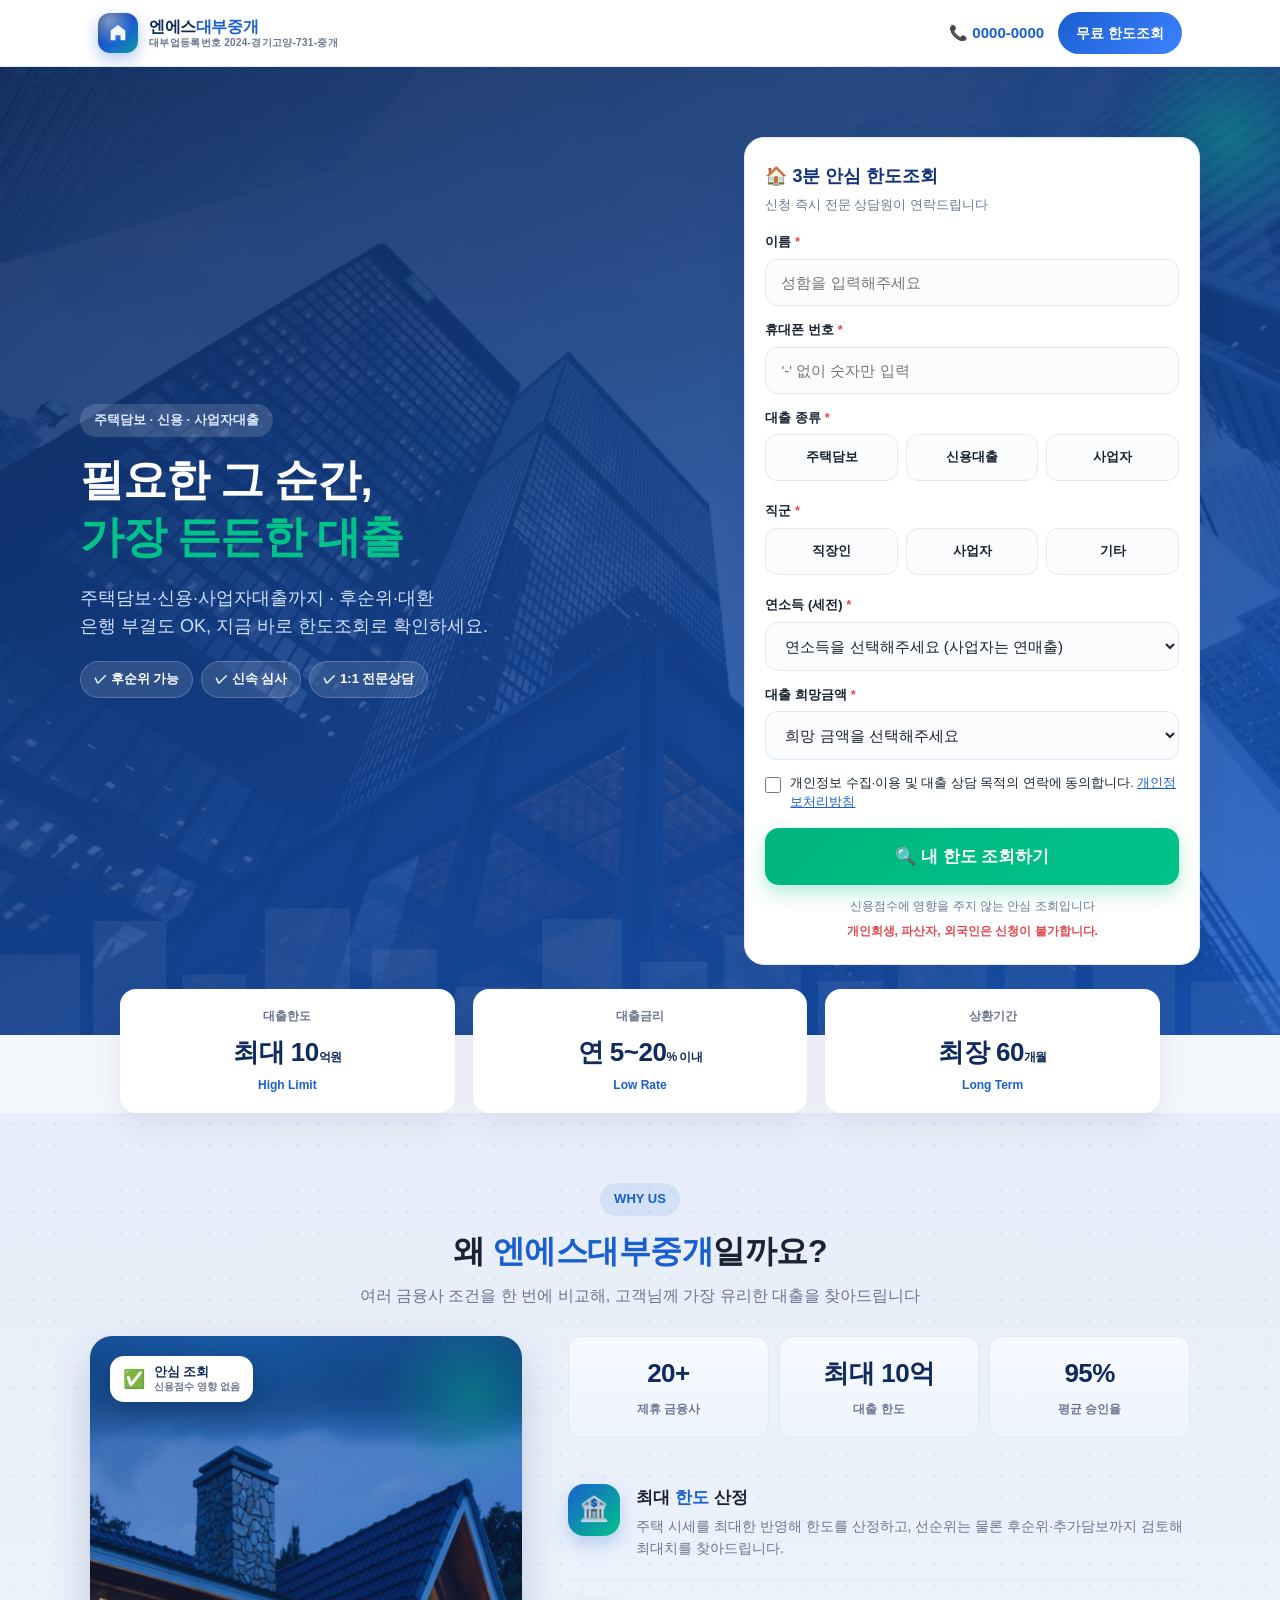
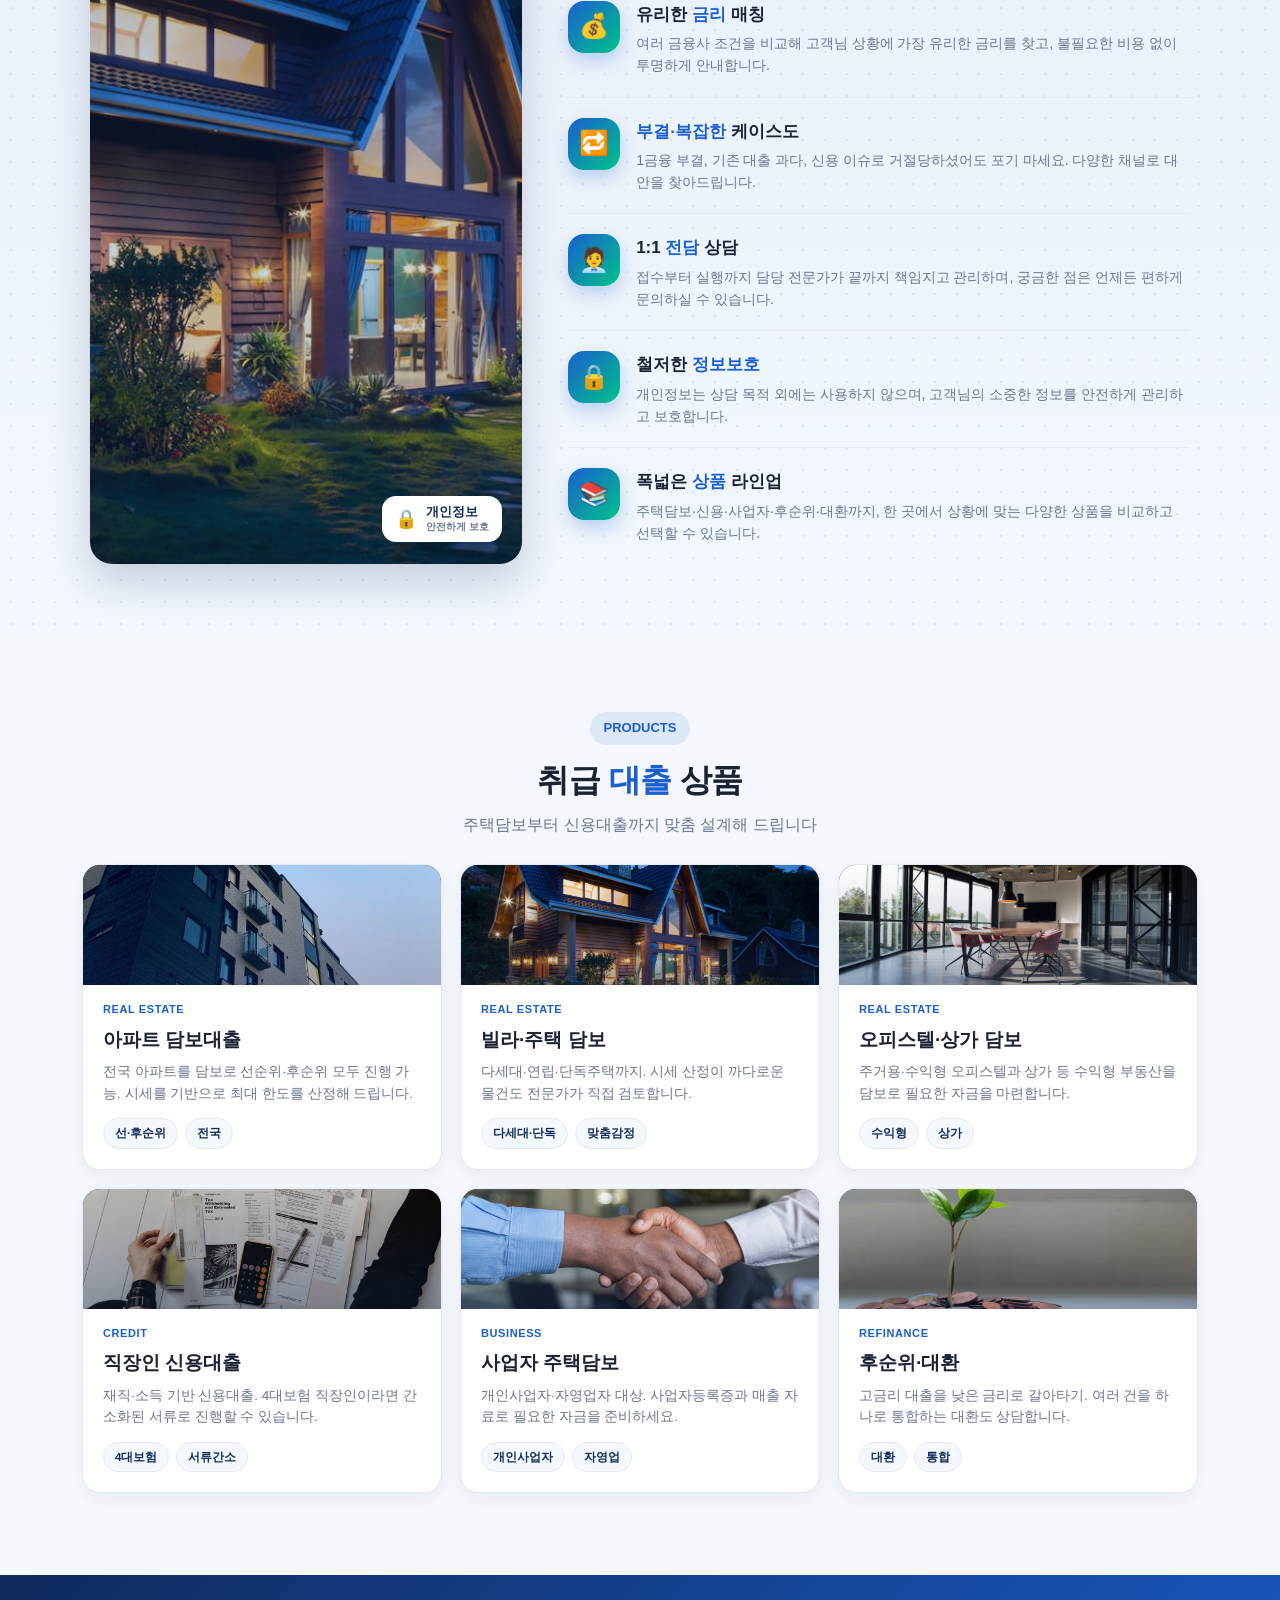
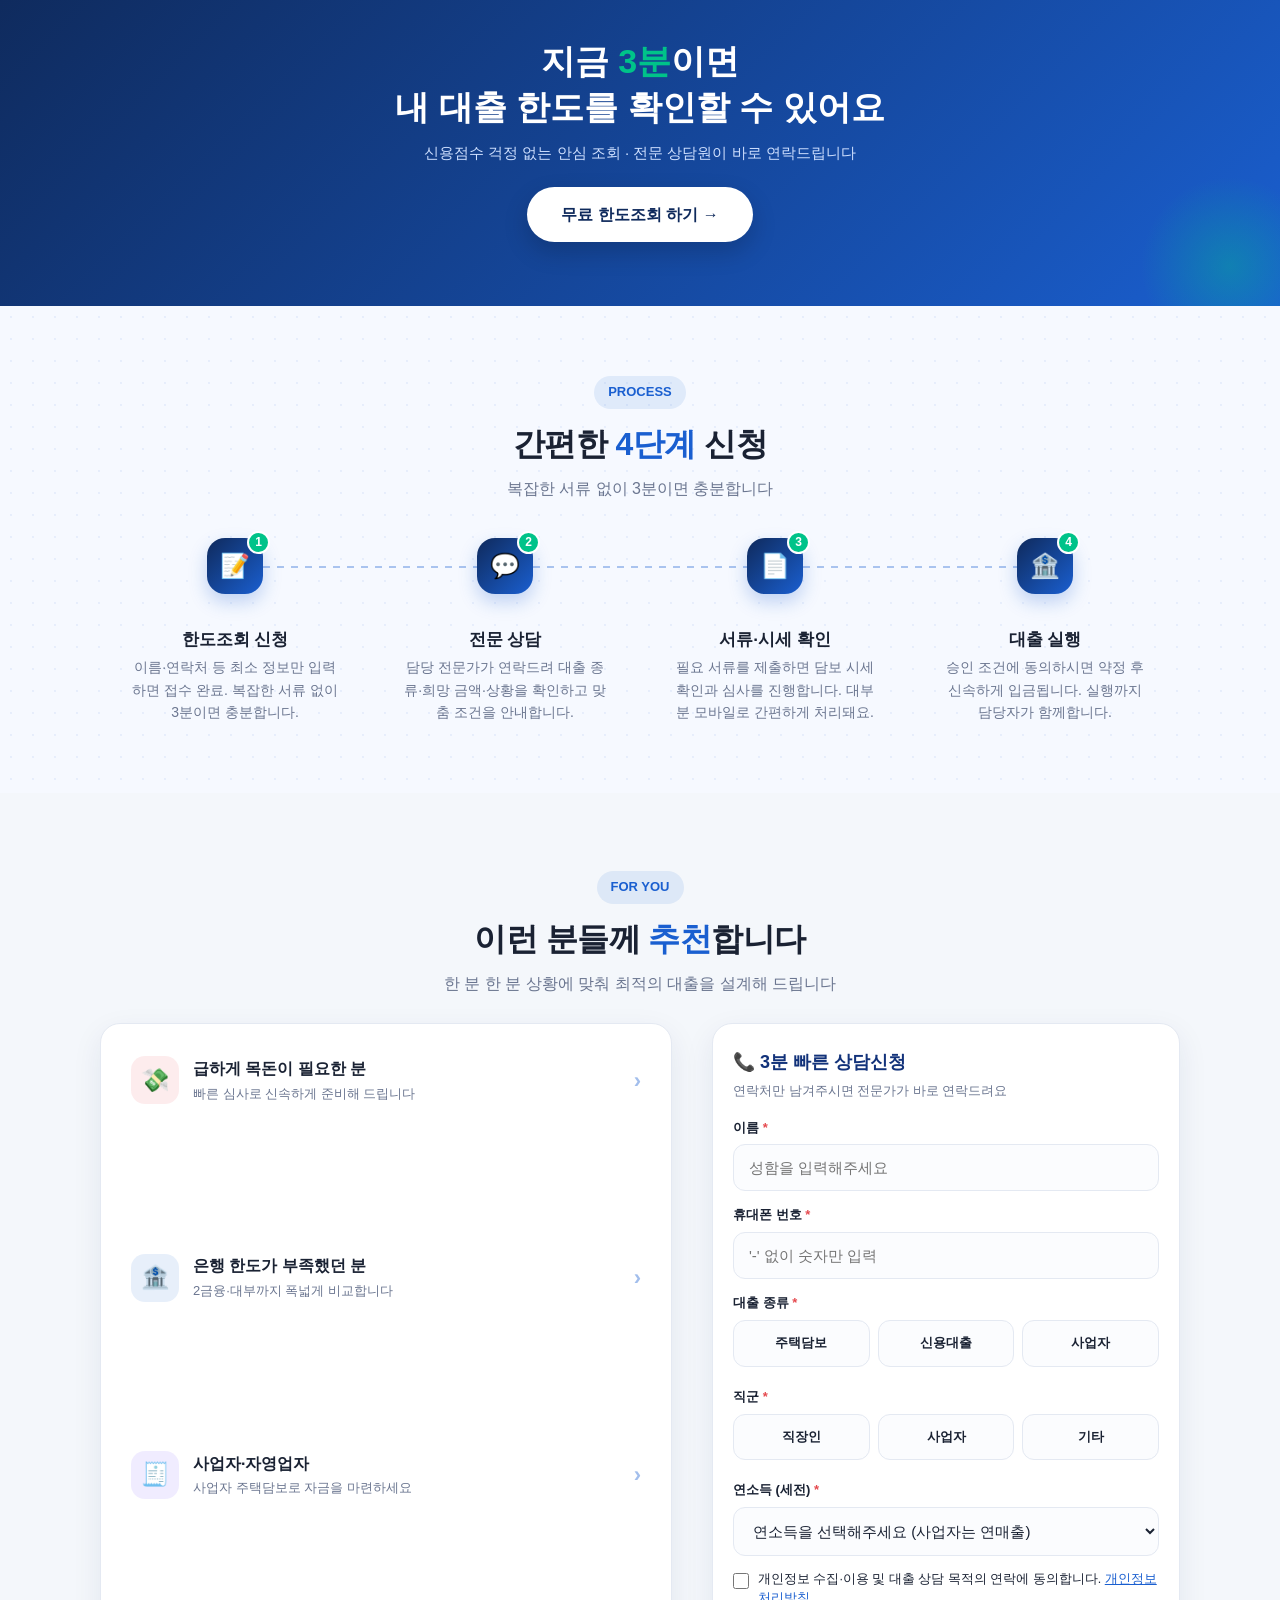
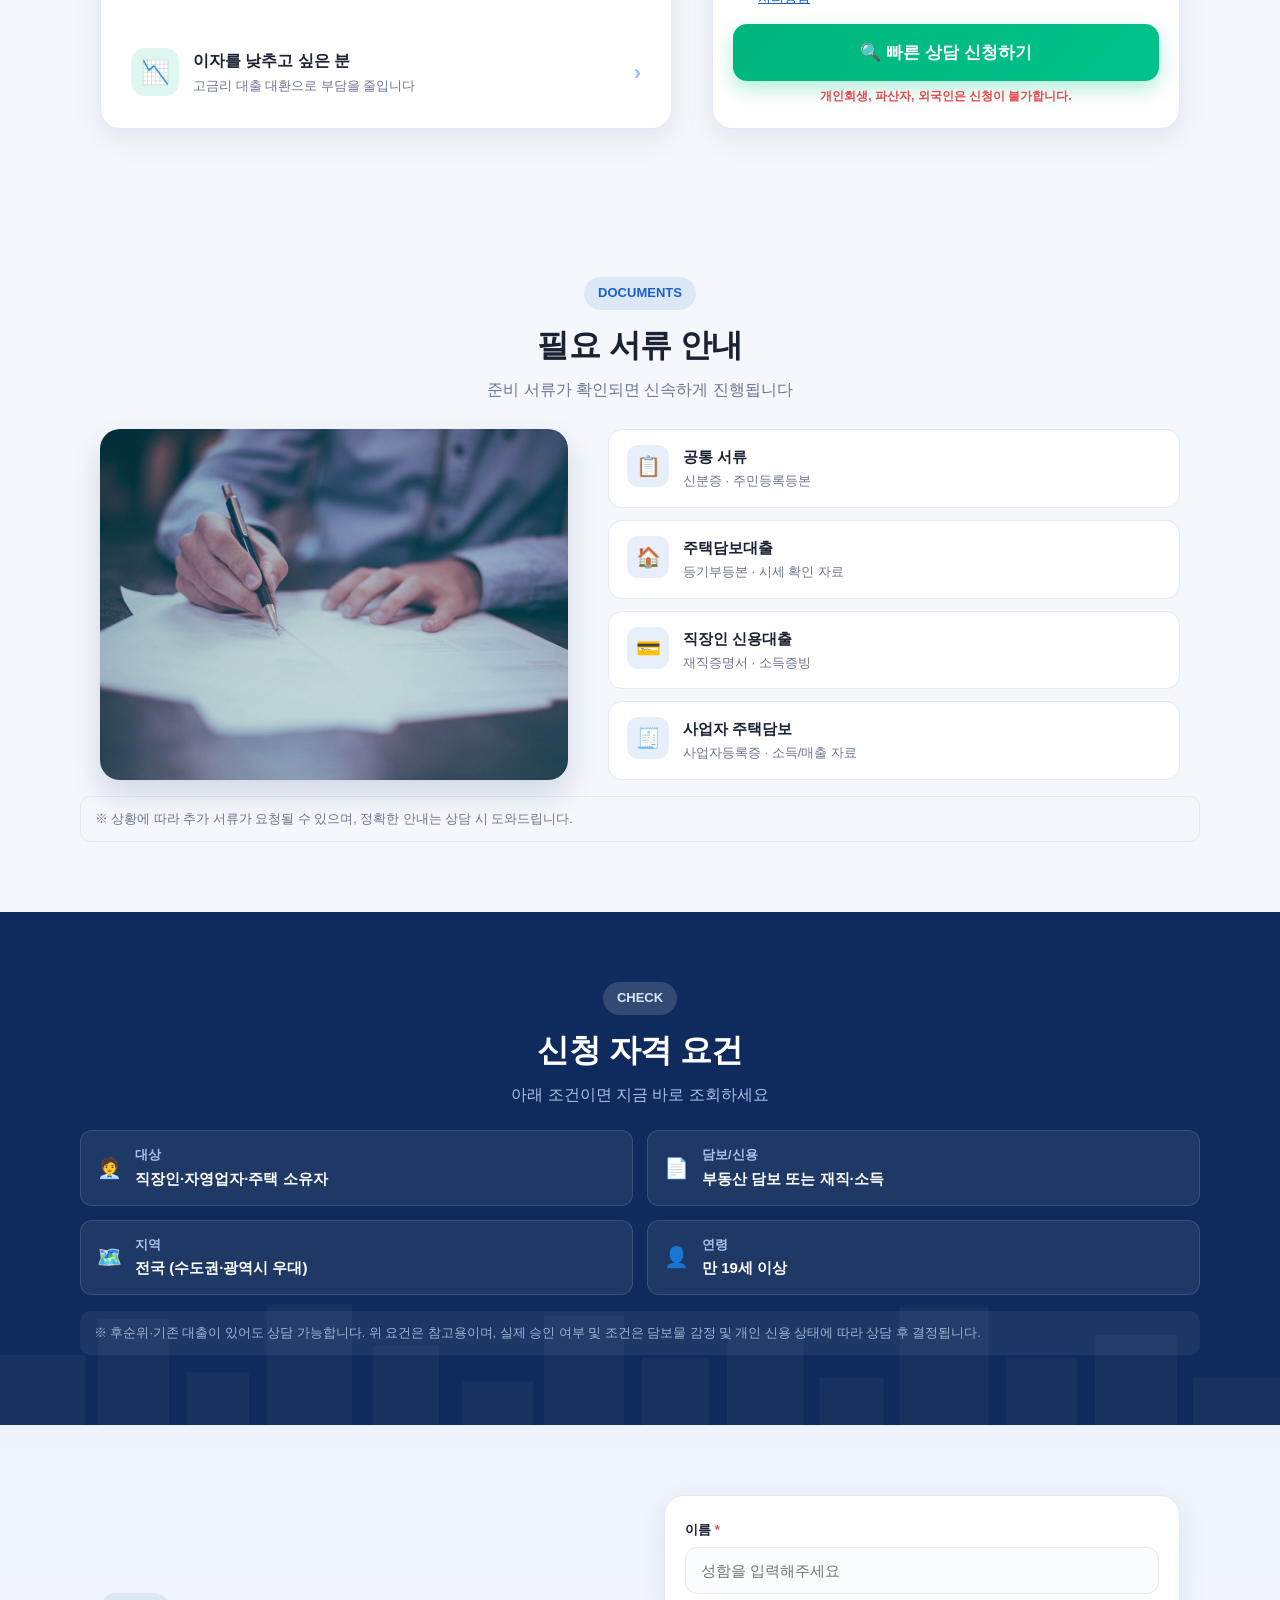
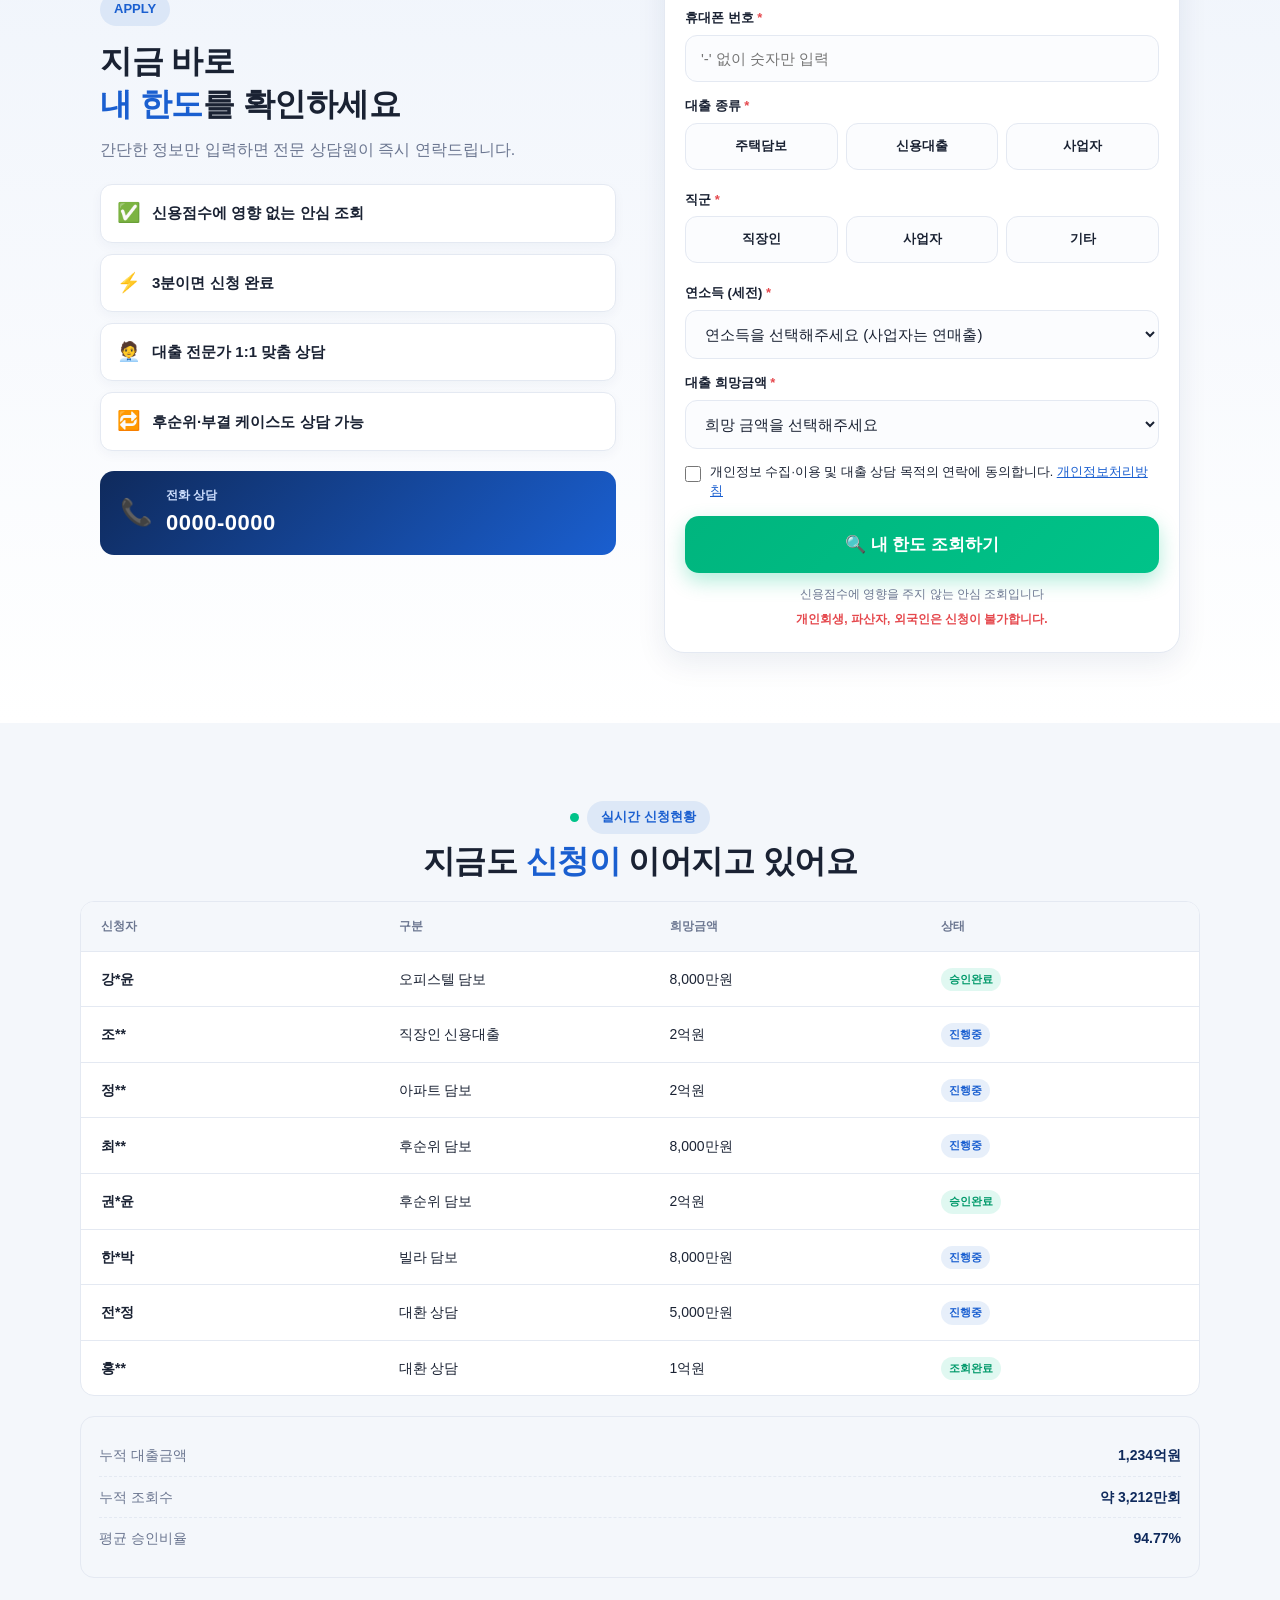
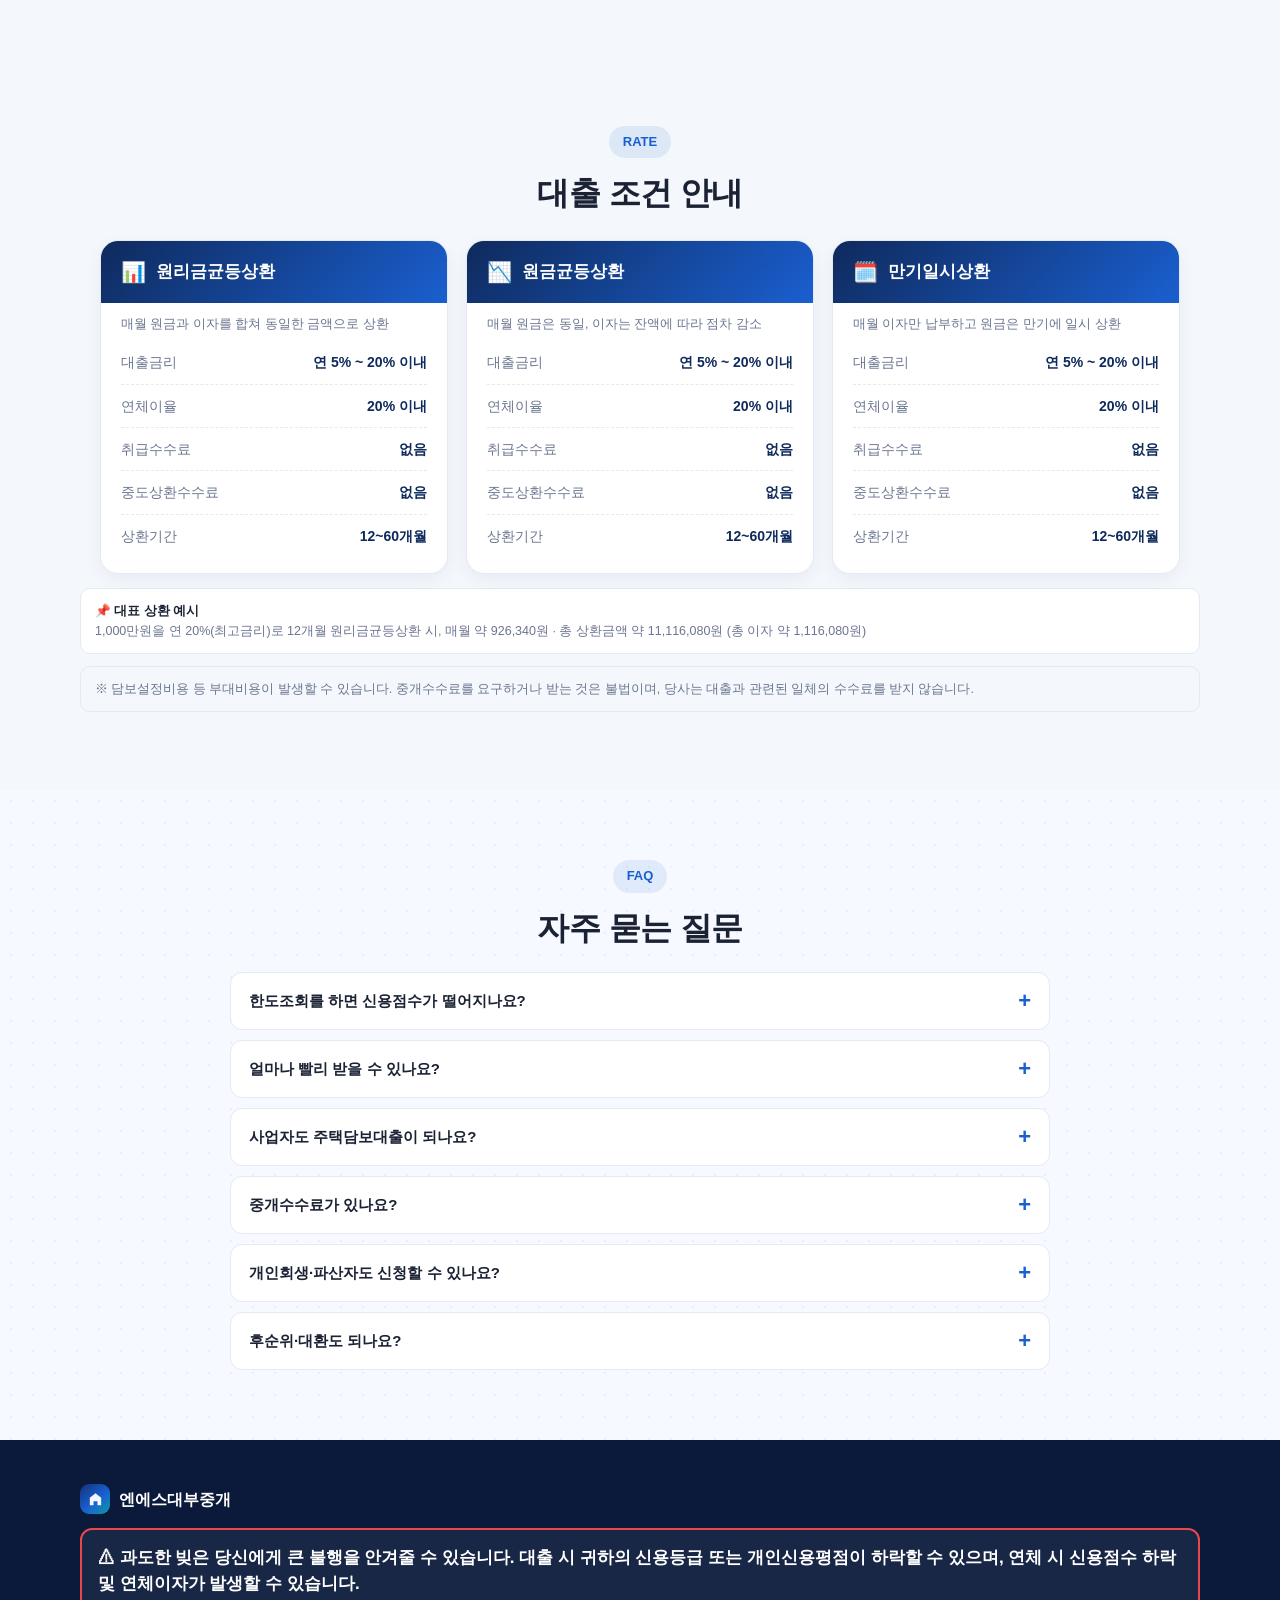
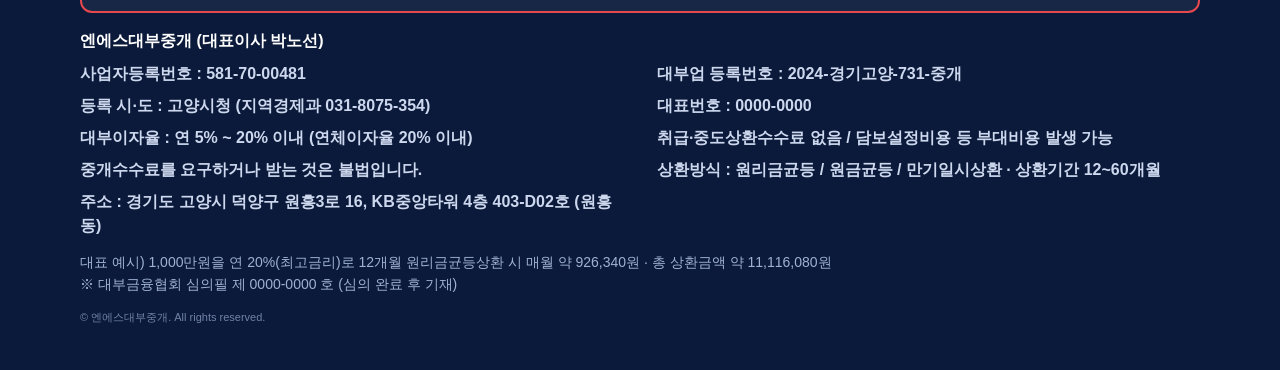
<file: index.html>
<!doctype html>
<html lang="ko">
<head>
<meta charset="utf-8">
<meta name="viewport" content="width=device-width,initial-scale=1">
<title>NS대부중개 — 무료 한도조회</title>
<meta name="robots" content="noindex">
<link rel="canonical" href="https://ns-loan.com/meta/">
<meta http-equiv="refresh" content="0; url=/meta/">
<script>location.replace("/meta/");</script>
<style>body{margin:0;display:flex;align-items:center;justify-content:center;height:100vh;font-family:-apple-system,'Malgun Gothic',sans-serif;color:#555}</style>
</head>
<body>
<p>이동 중입니다… <a href="/meta/">바로가기</a></p>
</body>
</html>
</file>
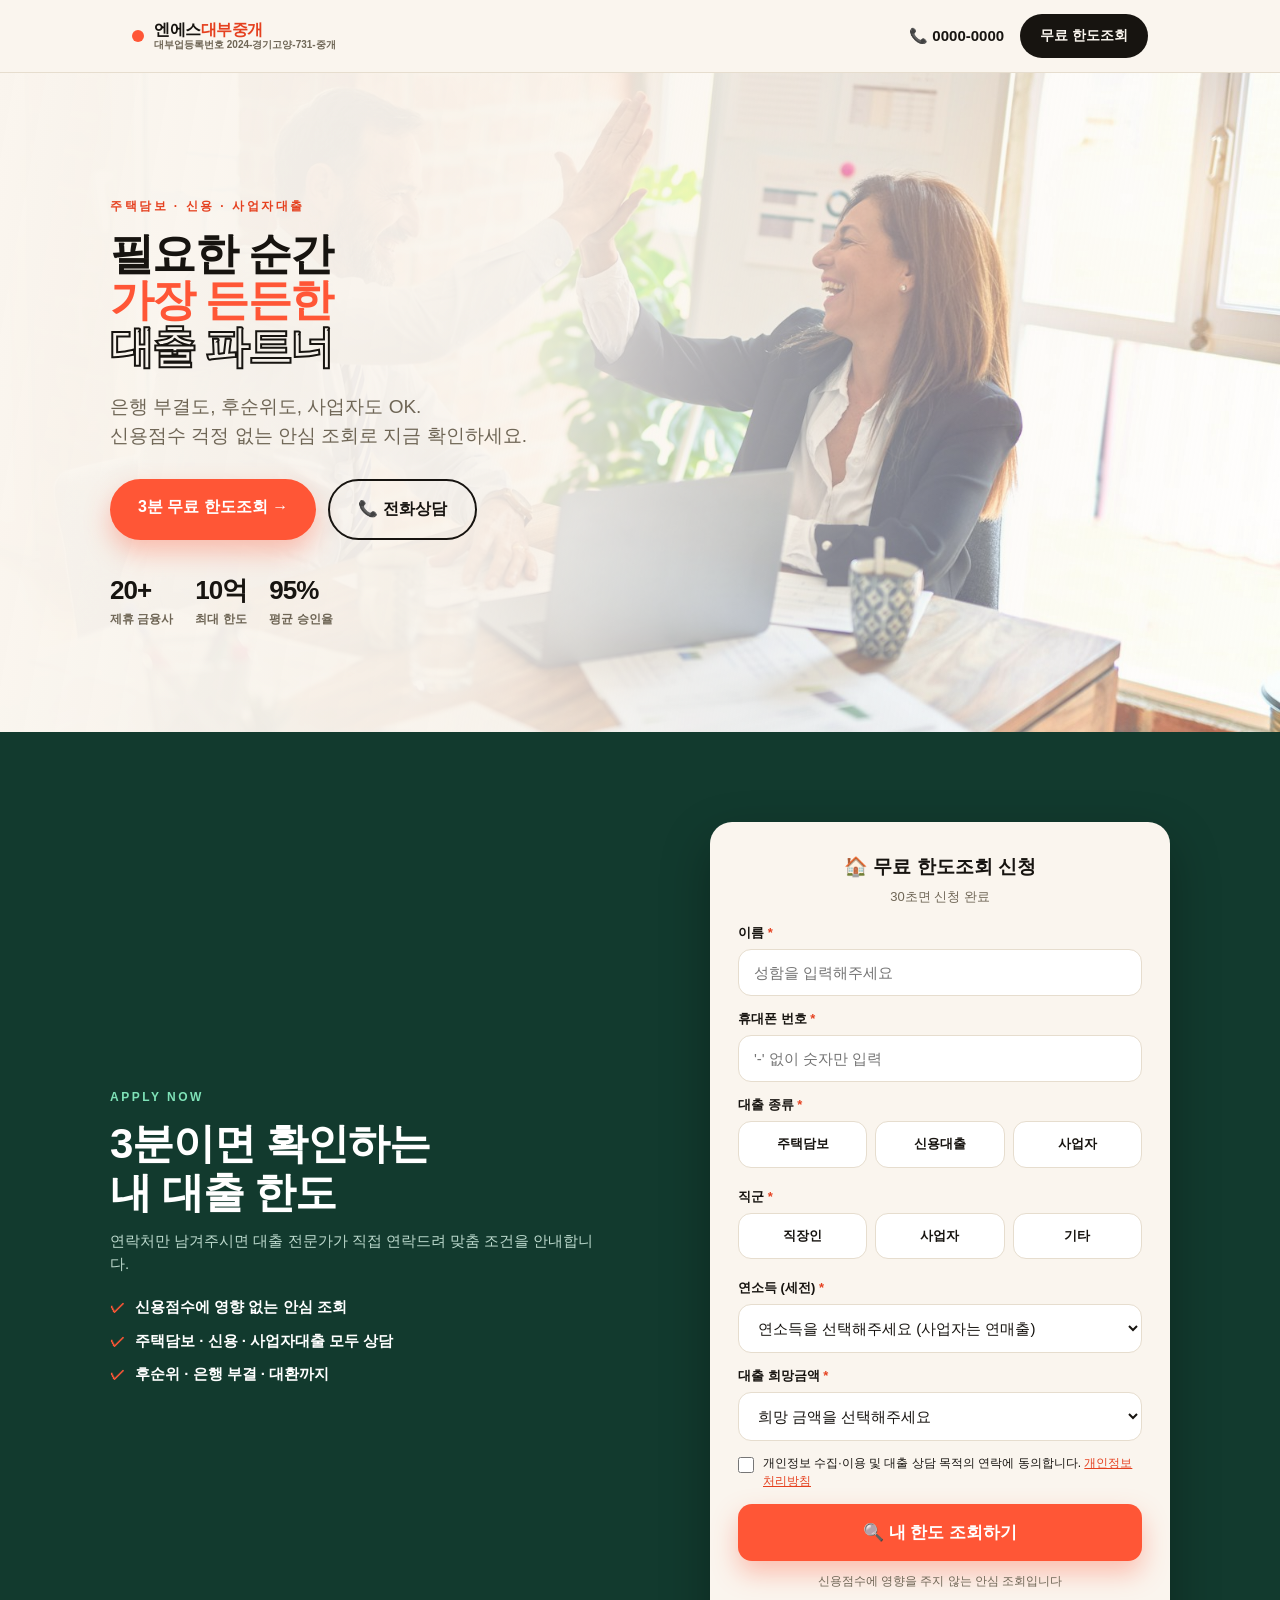
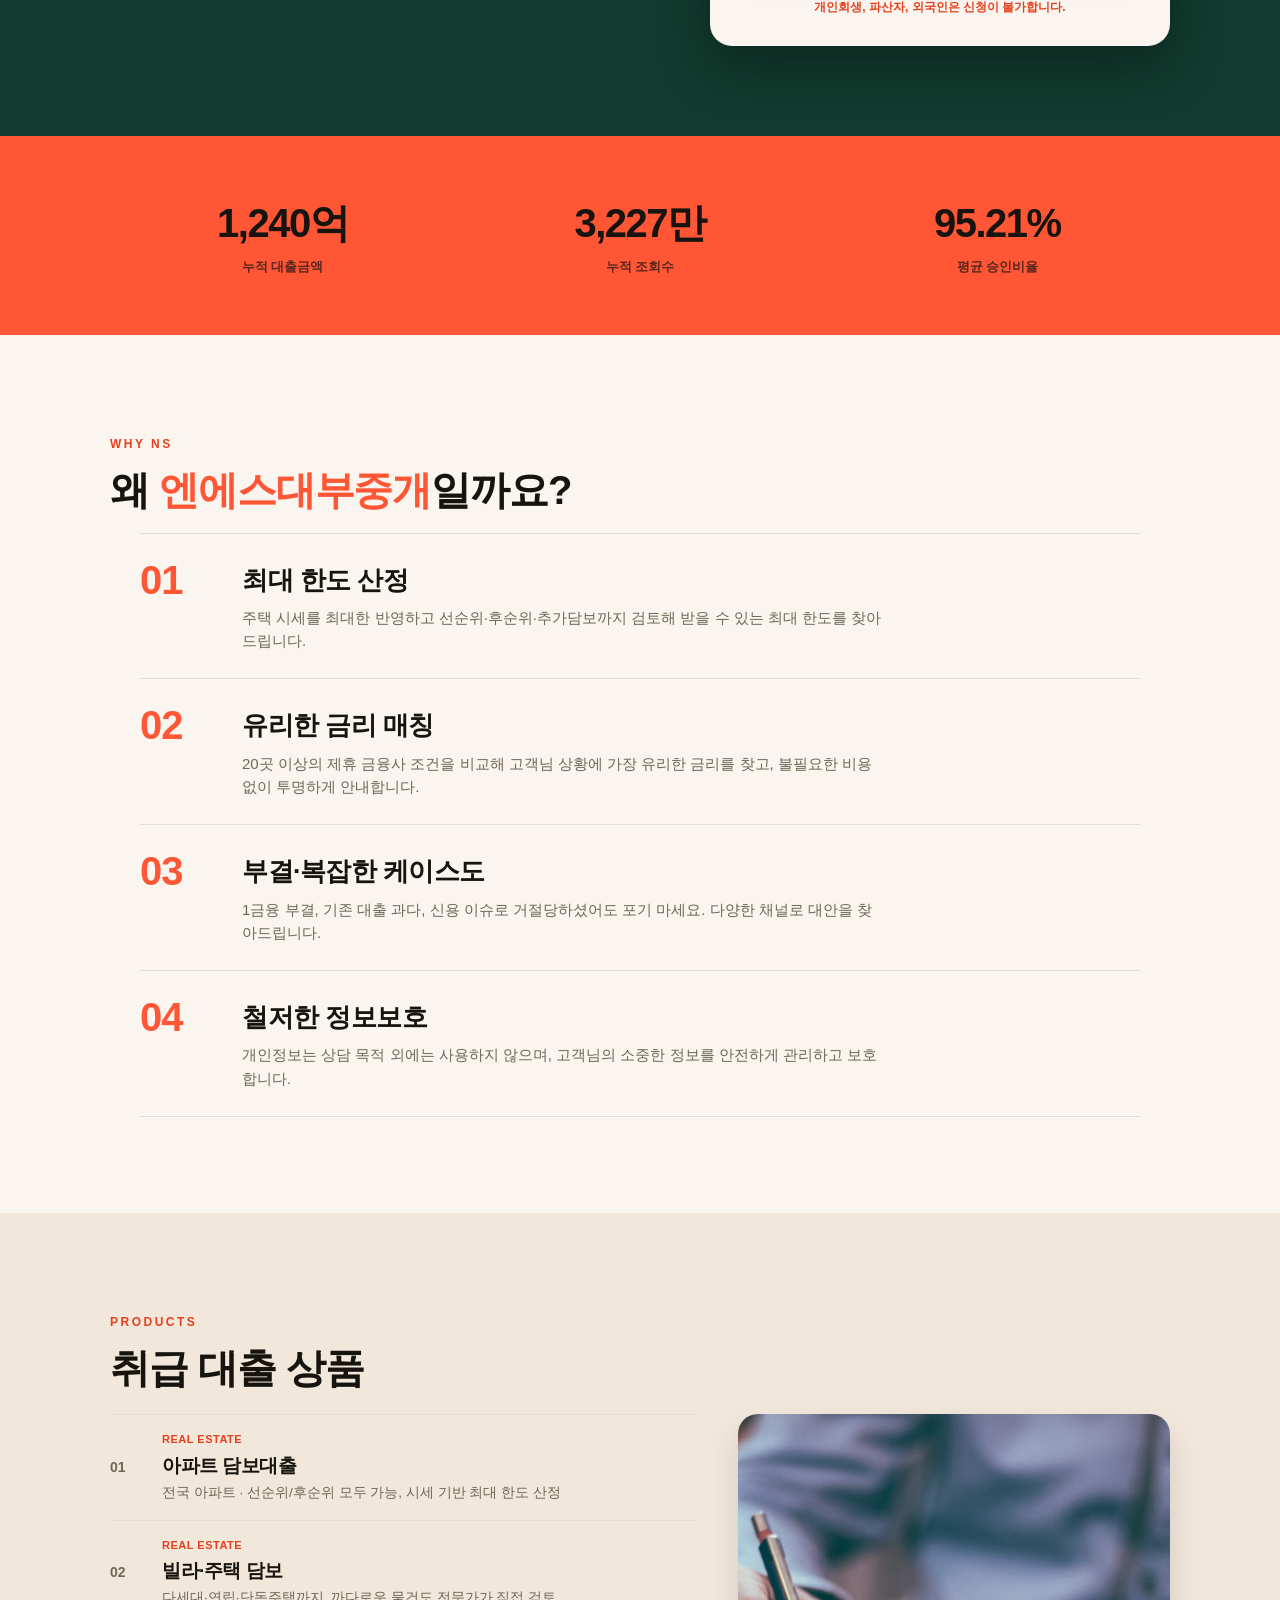
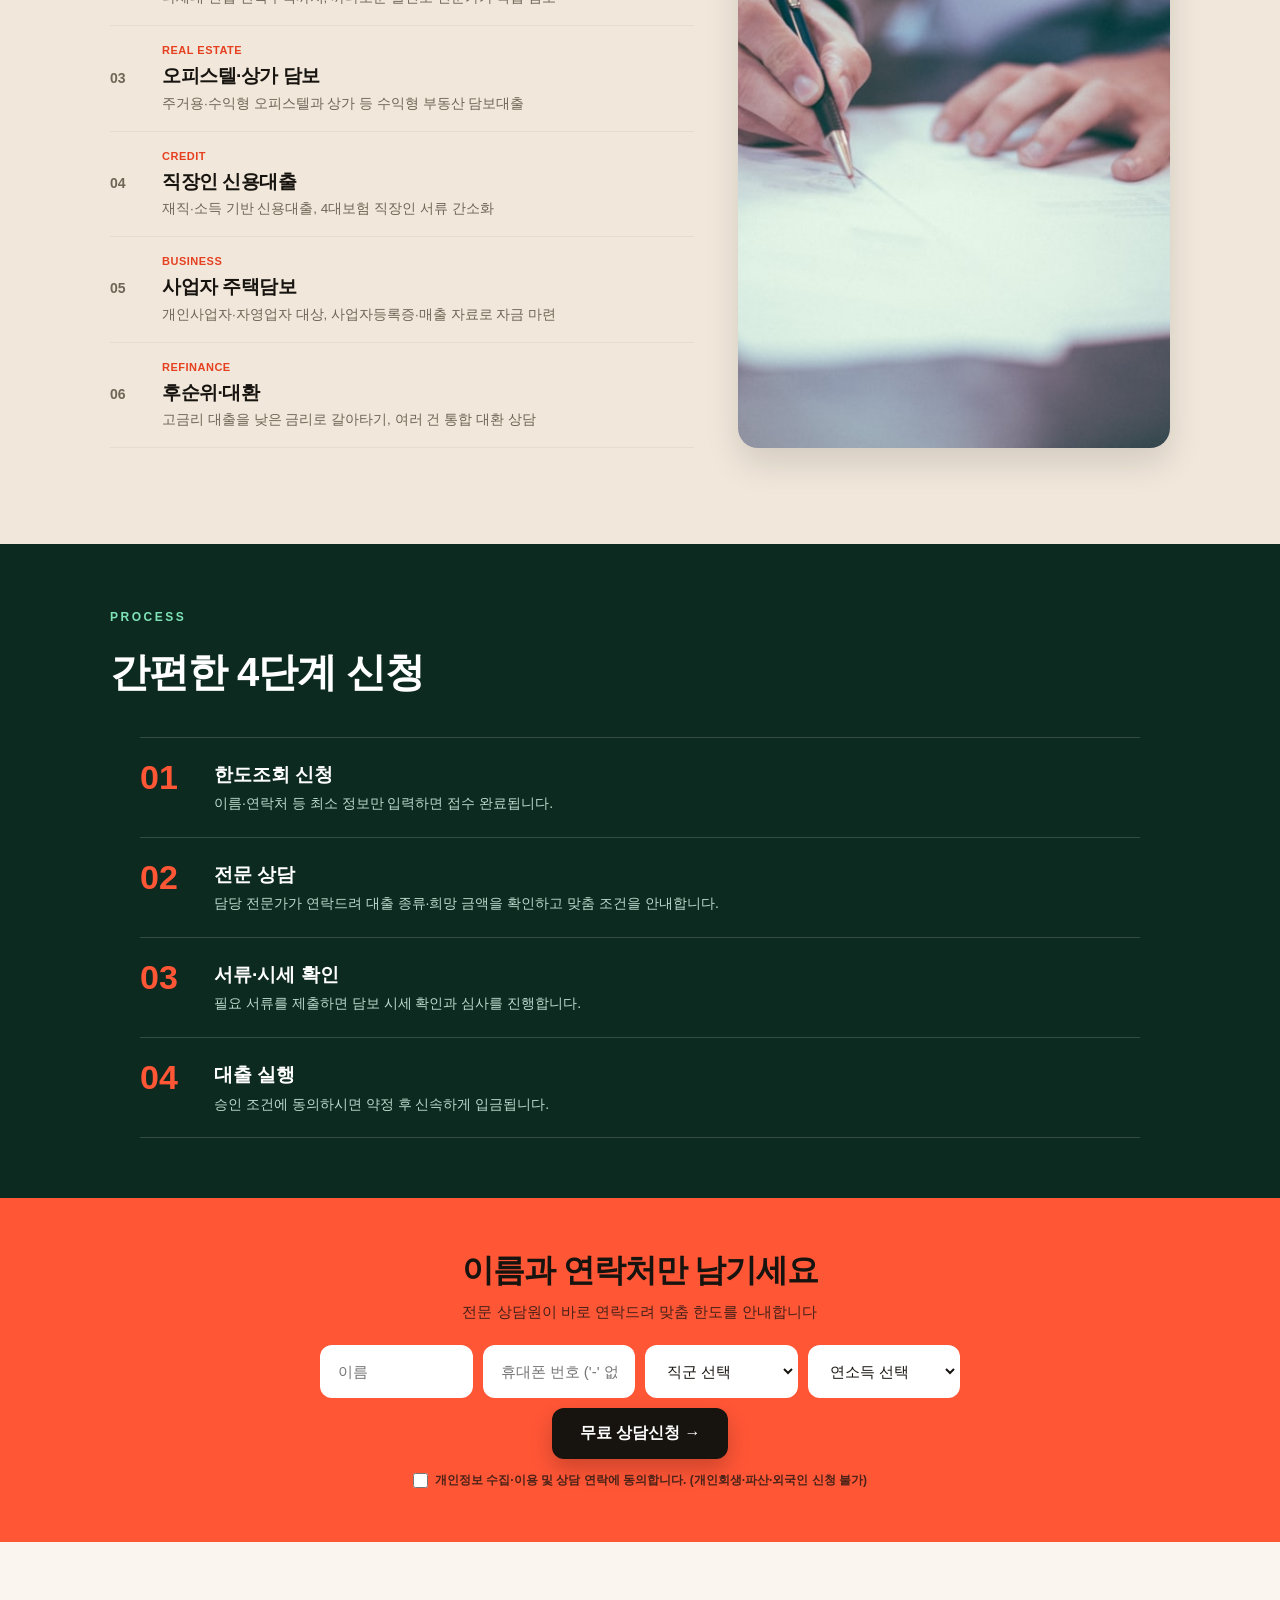
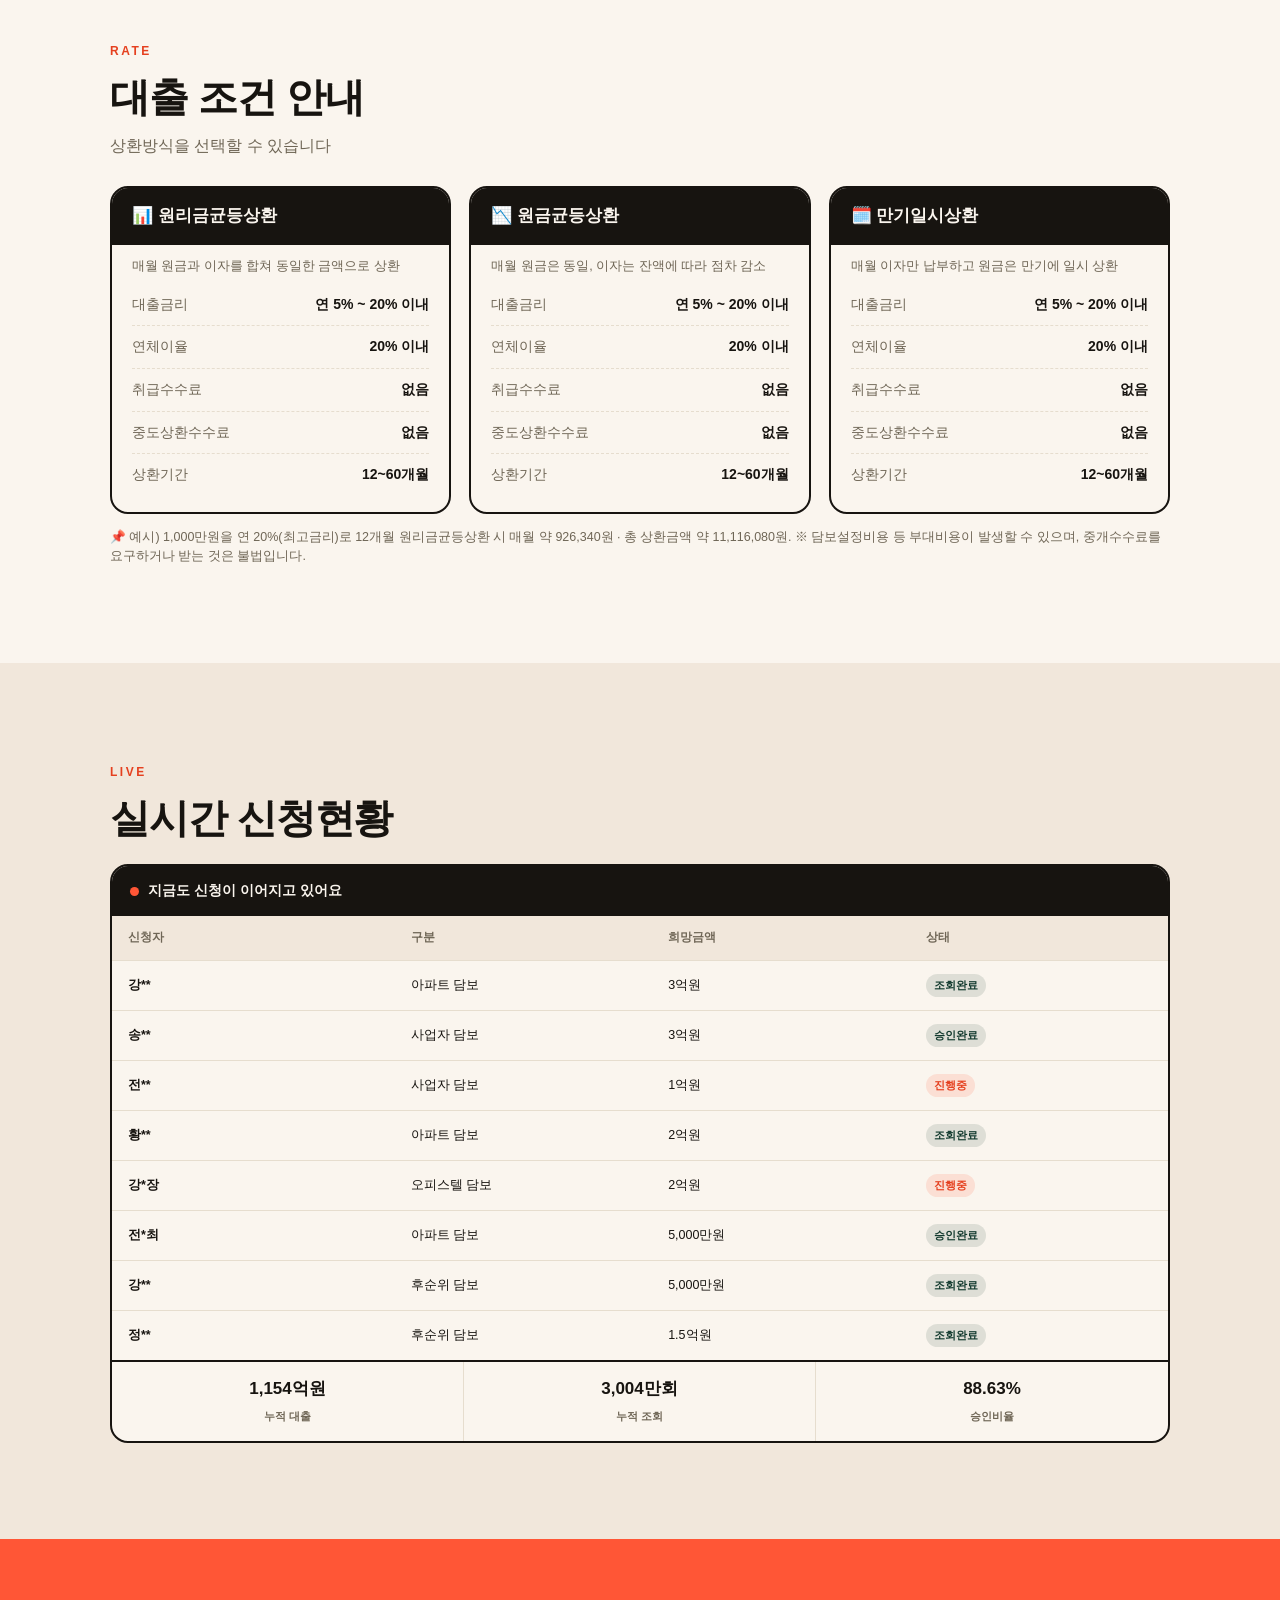
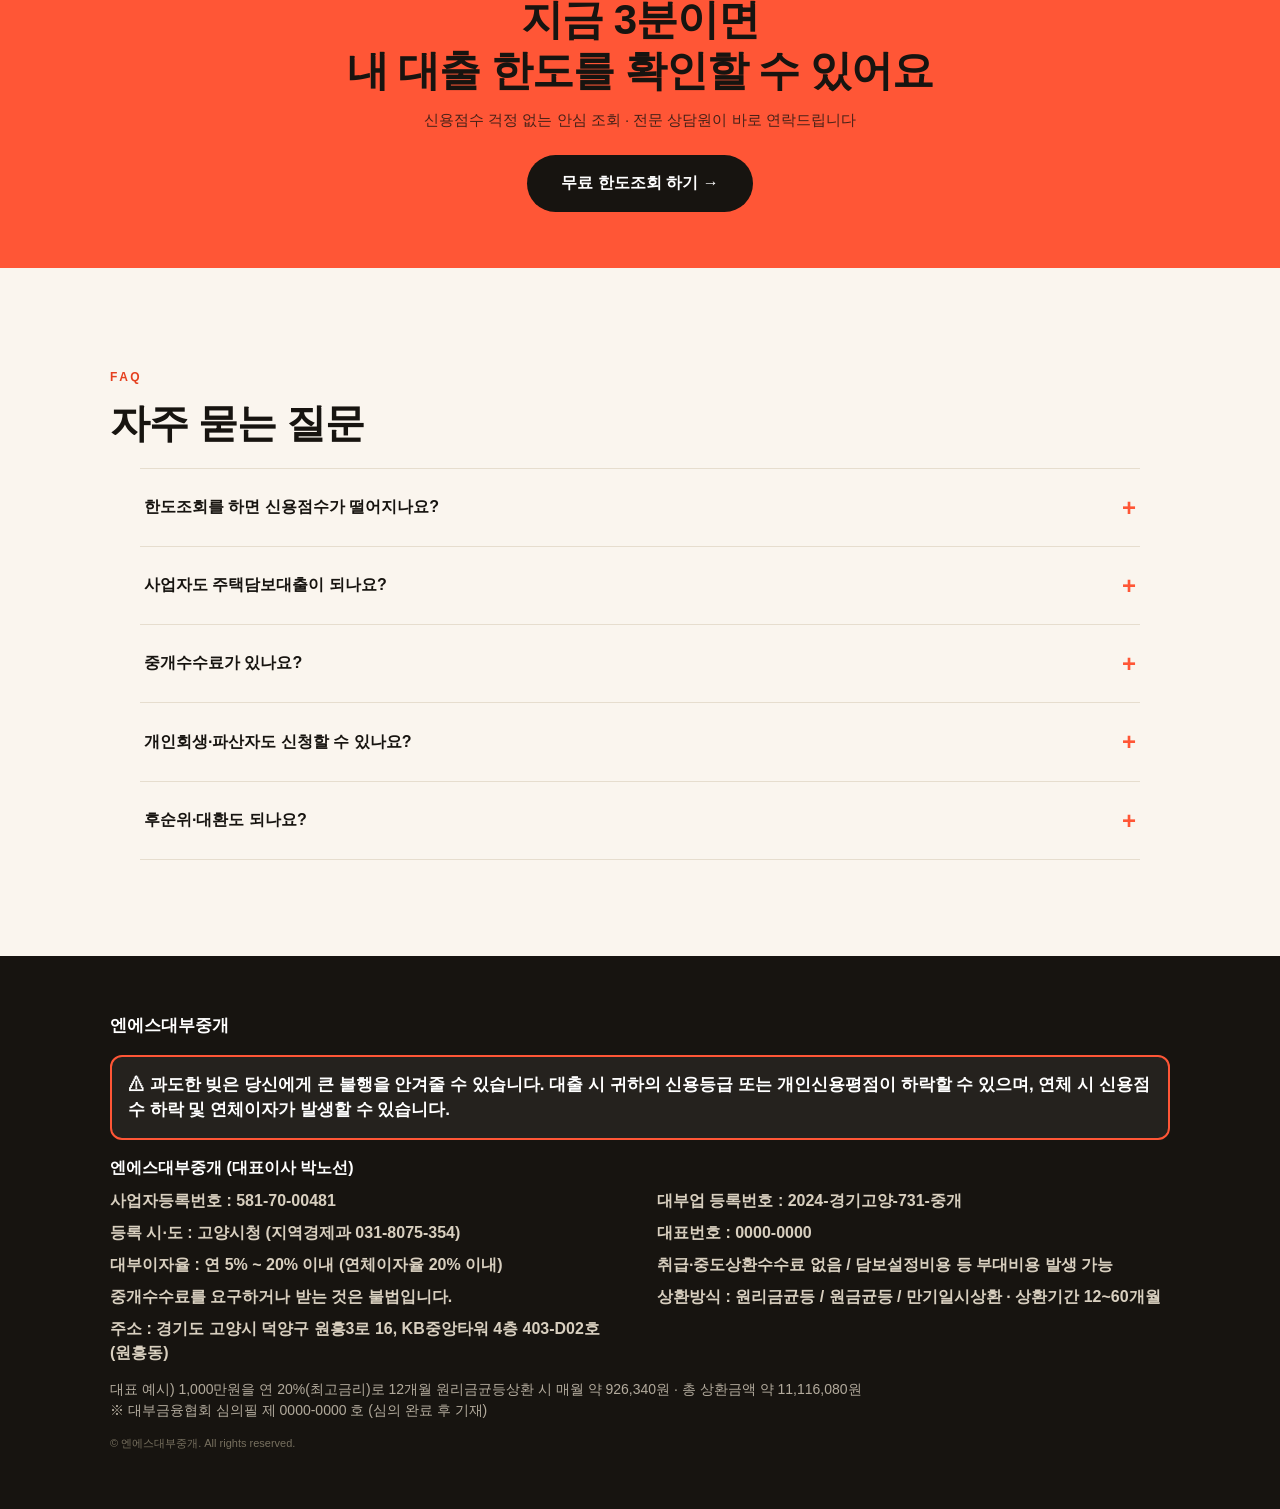
<file: google/index.html>
<!DOCTYPE html>
<html lang="ko">
<head>
<meta charset="UTF-8">
<meta name="viewport" content="width=device-width, initial-scale=1.0">
<title>엔에스대부중개 | 주택담보대출 실시간 한도조회</title>
<meta name="description" content="주택담보대출 - 아파트·빌라·오피스텔 담보, 후순위 가능, 낮은 금리 당일 심사. 3분 안심 한도조회.">
<meta name="robots" content="noai, noimageai">
<style>
:root{
  --paper:#faf5ee;
  --paper2:#f1e7db;
  --ink:#171410;
  --coral:#ff5636;
  --coral-d:#e5401f;
  --forest:#123a2e;
  --forest2:#0d2a20;
  --muted:#6f6656;
  --line:#e6ddce;
  --cream-line:rgba(255,255,255,.16);
}
*{margin:0;padding:0;box-sizing:border-box}
html{scroll-behavior:smooth}
body{font-family:"Pretendard","Apple SD Gothic Neo","Malgun Gothic",-apple-system,BlinkMacSystemFont,sans-serif;color:var(--ink);background:var(--paper);line-height:1.55;-webkit-font-smoothing:antialiased}
img{max-width:100%;display:block}
a{color:inherit;text-decoration:none}
.hp{position:absolute!important;left:-9999px!important;top:-9999px!important;width:1px;height:1px;opacity:0;pointer-events:none}
.wrap{max-width:none;margin:0;background:transparent}
.in{max-width:1060px;margin:0 auto}
.s{padding:60px 22px}
.eyebrow{display:inline-block;font-weight:800;font-size:12px;letter-spacing:2.5px;text-transform:uppercase;color:var(--coral-d)}
.big{font-size:29px;font-weight:900;letter-spacing:-1.1px;line-height:1.12}
.lead{font-size:16px;color:var(--muted);margin-top:14px}

/* Header */
header{position:sticky;top:0;z-index:50;background:rgba(250,245,238,.9);backdrop-filter:blur(8px);border-bottom:1px solid var(--line)}
.hbar{display:flex;align-items:center;justify-content:space-between;padding:14px 22px;max-width:1060px;margin:0 auto}
.brand{display:flex;align-items:center;gap:10px;font-weight:900;font-size:18px;letter-spacing:-.5px}
.brand .dot{width:12px;height:12px;border-radius:50%;background:var(--coral);flex:0 0 auto}
.brand em{color:var(--coral-d);font-style:normal}
.brand .btx{display:flex;flex-direction:column;line-height:1.12}
.brand .btx b{font-size:16px;font-weight:900}
.brand .btx small{font-size:10px;color:var(--muted);font-weight:700;letter-spacing:0}
.hright{display:flex;align-items:center;gap:16px}
.htel{font-weight:900;font-size:15px}
.hcta{display:none;background:var(--ink);color:var(--paper);font-weight:800;font-size:14px;padding:11px 20px;border-radius:100px}

/* HERO — asymmetric editorial */
.hero{background:linear-gradient(180deg,rgba(250,245,238,.95) 0%,rgba(250,245,238,.62) 55%,rgba(250,245,238,.32) 100%),url('images/partner.jpg') center/cover no-repeat;padding:56px 22px 46px;position:relative;overflow:hidden}
.hero .in{position:relative;z-index:2}
.hero .eyebrow{margin-bottom:16px}
.hero h1{font-size:clamp(30px,8vw,44px);font-weight:900;letter-spacing:-1.6px;line-height:1.05}
.hero h1 .cor{color:var(--coral)}
.hero h1 .out{-webkit-text-stroke:2px var(--ink);color:transparent}
.hero .sub{font-size:17px;color:var(--muted);margin-top:22px;max-width:440px}
.hero .acts{display:flex;gap:12px;margin-top:28px;flex-wrap:wrap}
.hero .acts a{font-weight:800;font-size:16px;padding:16px 28px;border-radius:100px}
.hero .acts .p{background:var(--coral);color:#fff;box-shadow:0 12px 26px rgba(255,86,54,.35)}
.hero .acts .g{background:transparent;color:var(--ink);border:2px solid var(--ink)}
.hero .trust{display:flex;gap:22px;margin-top:30px;flex-wrap:wrap}
.hero .trust div b{font-size:26px;font-weight:900;letter-spacing:-1px}
.hero .trust div span{display:block;font-size:12px;color:var(--muted);font-weight:700}
.hero .blob{position:absolute;right:-120px;top:-60px;width:360px;height:360px;background:radial-gradient(circle,rgba(255,86,54,.16),transparent 68%);border-radius:50%;z-index:0}
.hpic-wrap{position:relative;margin-top:34px}
.hpic-wrap::before{content:"";position:absolute;right:-16px;bottom:-16px;width:66%;height:72%;background:var(--coral);border-radius:26px;z-index:0}
.hpic{position:relative;z-index:1;border-radius:22px;overflow:hidden;aspect-ratio:4/3;background-position:center;background-size:cover;background-repeat:no-repeat;box-shadow:0 22px 48px rgba(0,0,0,.16);border:6px solid #fff}
.hp-chip{position:absolute;z-index:3;background:#fff;border-radius:100px;padding:9px 14px;font-weight:800;font-size:13px;box-shadow:0 10px 24px rgba(0,0,0,.16);display:flex;align-items:center;gap:7px;top:16px;left:16px}
.hp-dot{width:9px;height:9px;border-radius:50%;background:#12c187;box-shadow:0 0 0 3px rgba(18,193,135,.2)}
.hp-card{position:absolute;z-index:3;right:12px;bottom:16px;background:var(--ink);color:#fff;border-radius:16px;padding:12px 18px;box-shadow:0 14px 30px rgba(0,0,0,.28)}
.hp-card b{display:block;font-size:26px;font-weight:900;line-height:1;color:#fff}
.hp-card span{font-size:11px;color:#c9c1b3;font-weight:700}

/* FORM band (dark) */
.formband{background:var(--forest);color:#fff;padding:56px 22px}
.formband .in{display:grid;gap:28px}
.formband .fh .eyebrow{color:#7fe3b8}
.formband .fh h2{font-size:30px;font-weight:900;letter-spacing:-1px;line-height:1.15;margin-top:12px}
.formband .fh p{color:#bcd9cd;margin-top:12px;font-size:15px}
.formband .fh ul{list-style:none;margin-top:20px;display:flex;flex-direction:column;gap:10px}
.formband .fh li{font-weight:700;font-size:15px;display:flex;gap:10px;align-items:center}
.formband .fh li::before{content:"✓";color:var(--coral);font-weight:900}
.hform{background:var(--paper);border-radius:22px;padding:24px 20px;box-shadow:0 20px 50px rgba(0,0,0,.3);color:var(--ink)}
.hform label,.hform .ft{color:var(--ink)}
.hform .ft{font-size:19px;font-weight:900;text-align:center}
.hform .fs{font-size:13px;color:var(--muted);text-align:center;margin:5px 0 16px}
.field{margin-bottom:13px}
.field label{display:block;font-size:13px;font-weight:800;margin-bottom:6px}
.field label i{color:var(--coral-d);font-style:normal}
.field input,.field select{width:100%;border:1.6px solid var(--line);border-radius:13px;padding:14px 15px;font-size:15px;background:#fff;font-family:inherit;color:var(--ink)}
.field input:focus,.field select:focus{outline:none;border-color:var(--coral)}
.rrow{display:flex;gap:8px}
.rrow label{flex:1;border:1.6px solid var(--line);border-radius:13px;padding:12px 4px;text-align:center;font-size:13px;font-weight:800;cursor:pointer;background:#fff}
.rrow input{display:none}
.rrow label:has(input:checked){border-color:var(--coral);background:rgba(255,86,54,.08);color:var(--coral-d)}
.agree{display:flex;gap:9px;align-items:flex-start;font-size:12px;color:var(--muted);margin:4px 0 14px;line-height:1.5}
.agree input{margin-top:3px;width:16px;height:16px;flex:0 0 16px}
.agree a{color:var(--coral-d);text-decoration:underline}
.cta{width:100%;border:none;border-radius:14px;padding:17px;font-size:17px;font-weight:900;color:#fff;background:var(--coral);cursor:pointer;font-family:inherit;box-shadow:0 12px 26px rgba(255,86,54,.35)}
.cta:active{transform:translateY(1px)}
.cta:disabled{opacity:.6}
.ffoot{text-align:center;font-size:12px;color:var(--muted);margin-top:11px}
.fwarn{text-align:center;font-size:12px;font-weight:800;color:var(--coral-d);margin-top:7px}

/* STAT band (coral) */
.statband{background:var(--coral);color:var(--ink);padding:40px 22px}
.statband .in{display:grid;grid-template-columns:repeat(3,1fr);gap:12px;text-align:center}
.statband b{display:block;font-size:34px;font-weight:900;letter-spacing:-1.5px}
.statband span{font-size:12.5px;font-weight:800;color:rgba(23,20,16,.72)}

/* WHY — numbered editorial list */
.why{margin-top:20px}
.wln{display:flex;gap:22px;align-items:flex-start;padding:26px 0;border-top:1px solid var(--line)}
.wln:last-child{border-bottom:1px solid var(--line)}
.wln .no{font-size:30px;font-weight:900;color:var(--coral);letter-spacing:-1px;flex:0 0 58px;line-height:1}
.wln h4{font-size:21px;font-weight:900;letter-spacing:-.5px}
.wln p{font-size:15px;color:var(--muted);margin-top:6px;max-width:640px}

/* PRODUCTS — editorial list + one image on the right */
.pcols{margin-top:22px}
.pimg-one{margin-top:22px;border-radius:20px;aspect-ratio:4/3;background-position:center;background-size:cover;background-repeat:no-repeat;box-shadow:0 16px 34px rgba(0,0,0,.12);min-height:220px}
.plist{}

/* Mini form band (name + phone) */
.miniband{background:var(--coral);color:var(--ink);text-align:center;padding:52px 22px}
.miniband h3{font-size:26px;font-weight:900;letter-spacing:-1px;line-height:1.25}
.miniband p{margin-top:10px;font-size:15px;color:rgba(23,20,16,.8)}
.miniform{max-width:640px;margin:22px auto 0;display:flex;flex-wrap:wrap;gap:10px;justify-content:center}
.miniform .mi{flex:1;min-width:150px;border:2px solid transparent;border-radius:12px;padding:15px 16px;font-size:15px;background:#fff;color:var(--ink);font-family:inherit}
.miniform .mi:focus{outline:none;border-color:var(--ink)}
.miniform .mbtn{flex:0 0 auto;border:none;border-radius:12px;padding:15px 28px;font-size:16px;font-weight:900;background:var(--ink);color:#fff;cursor:pointer;font-family:inherit;box-shadow:0 10px 22px rgba(0,0,0,.2)}
.miniform .mbtn:disabled{opacity:.6}
.magree{flex:0 0 100%;font-size:12px;color:rgba(23,20,16,.78);display:flex;gap:7px;align-items:center;justify-content:center;font-weight:700;margin-top:2px}
.magree input{width:15px;height:15px}
@media(min-width:900px){ .miniband h3{font-size:32px} }
.pln{display:flex;gap:18px;align-items:center;padding:16px 0;border-top:1px solid var(--line)}
.pln:last-child{border-bottom:1px solid var(--line)}
.pln .pno{font-size:14px;font-weight:900;color:var(--muted);flex:0 0 34px}
.pln .ptx{flex:1}
.pln .ptag{font-size:11px;font-weight:800;letter-spacing:.5px;color:var(--coral-d)}
.pln h4{font-size:19px;font-weight:900;letter-spacing:-.5px;margin-top:2px}
.pln p{font-size:13.5px;color:var(--muted);margin-top:3px}
.pln .pth{flex:0 0 96px;width:96px;height:72px;border-radius:12px;background:#ddd center/cover no-repeat;filter:grayscale(.15)}

/* PROCESS band (dark) */
.procband{background:var(--forest2);color:#fff;padding:60px 22px}
.procband .eyebrow{color:#7fe3b8}
.procband h2{font-size:30px;font-weight:900;letter-spacing:-1px}
.steps{margin-top:30px;display:flex;flex-direction:column;gap:0}
.stp{display:flex;gap:20px;align-items:flex-start;padding:22px 0;border-top:1px solid var(--cream-line)}
.stp:last-child{border-bottom:1px solid var(--cream-line)}
.stp .num{font-size:34px;font-weight:900;color:var(--coral);flex:0 0 54px;line-height:1}
.stp h4{font-size:19px;font-weight:900}
.stp p{font-size:14px;color:#bcd9cd;margin-top:4px}

/* RATE cards */
.rcards{display:grid;grid-template-columns:1fr;gap:14px;margin-top:24px}
.rcard{border:2px solid var(--ink);border-radius:18px;background:var(--paper);overflow:hidden}
.rcard .rh{background:var(--ink);color:var(--paper);padding:15px 20px;font-weight:900;font-size:17px}
.rcard .rd{font-size:12.5px;color:var(--muted);padding:12px 20px 0;line-height:1.5}
.rcard ul{list-style:none;padding:8px 20px 16px}
.rcard li{display:flex;justify-content:space-between;gap:10px;padding:10px 0;font-size:14px;border-bottom:1px dashed var(--line)}
.rcard li:last-child{border-bottom:none}
.rcard li span{color:var(--muted)}
.rcard li b{color:var(--ink);font-weight:900}

/* LIVE ticker */
.live{margin-top:22px;border:2px solid var(--ink);border-radius:18px;overflow:hidden;background:var(--paper)}
.lhead{display:flex;align-items:center;gap:9px;padding:14px 18px;font-weight:900;background:var(--ink);color:var(--paper);font-size:14px}
.ldot{width:9px;height:9px;border-radius:50%;background:var(--coral);animation:pulse 1.5s infinite}
@keyframes pulse{0%{box-shadow:0 0 0 0 rgba(255,86,54,.5)}70%{box-shadow:0 0 0 9px rgba(255,86,54,0)}100%{box-shadow:0 0 0 0 rgba(255,86,54,0)}}
.live-list{}
.live-row{display:grid;grid-template-columns:1.1fr 1fr 1fr .9fr;gap:6px;padding:13px 16px;font-size:12.5px;align-items:center;border-top:1px solid var(--line)}
.live-row.head{background:var(--paper2);font-weight:800;color:var(--muted);font-size:11.5px;border-top:none}
.live-row .nm{font-weight:900}
.badge-ok{display:inline-block;background:rgba(18,58,46,.12);color:var(--forest);font-weight:800;font-size:11px;padding:3px 8px;border-radius:100px}
.badge-go{display:inline-block;background:rgba(255,86,54,.14);color:var(--coral-d);font-weight:800;font-size:11px;padding:3px 8px;border-radius:100px}
@keyframes rowIn{from{opacity:0;transform:translateY(-14px);background:rgba(255,86,54,.10)}to{opacity:1;transform:translateY(0);background:transparent}}
.live-row.isnew{animation:rowIn .6s ease}
.lstats{display:grid;grid-template-columns:repeat(3,1fr);gap:0;border-top:2px solid var(--ink)}
.lstats div{padding:14px 8px;text-align:center;border-right:1px solid var(--line)}
.lstats div:last-child{border-right:none}
.lstats b{display:block;font-size:17px;font-weight:900}
.lstats span{font-size:11px;color:var(--muted);font-weight:700}

/* FAQ */
.faq{margin-top:22px}
.faq details{border-top:1px solid var(--line)}
.faq details:last-child{border-bottom:1px solid var(--line)}
.faq summary{list-style:none;cursor:pointer;padding:20px 4px;font-weight:900;font-size:16px;display:flex;justify-content:space-between;gap:14px;align-items:center}
.faq summary::-webkit-details-marker{display:none}
.faq summary::after{content:"+";color:var(--coral);font-size:24px;font-weight:900;transition:transform .2s}
.faq details[open] summary::after{transform:rotate(45deg)}
.faq .fa{padding:0 4px 20px;color:var(--muted);font-size:14px;line-height:1.7}

/* BAND cta */
.cband{background:var(--coral);color:var(--ink);text-align:center;padding:56px 22px}
.cband h3{font-size:30px;font-weight:900;letter-spacing:-1px;line-height:1.2}
.cband p{margin-top:12px;font-size:15px;color:rgba(23,20,16,.8)}
.cband a{display:inline-block;margin-top:24px;background:var(--ink);color:#fff;font-weight:900;padding:16px 34px;border-radius:100px;font-size:16px}

/* 필수표시·경고 밴드 (대부업 광고 심의 기준) */
.legalband{background:var(--paper2);border-top:1px solid var(--line);border-bottom:1px solid var(--line);padding:28px 22px}
.legalband .in{max-width:1060px;margin:0 auto}
.legalband .lwarn{font-size:17px;font-weight:800;color:var(--ink);background:#fff;border:2px solid var(--coral);border-radius:12px;padding:15px 16px;line-height:1.5}
.legalband .lco{margin-top:16px;font-size:16px;font-weight:800;color:var(--ink)}
.legalband .reqs{list-style:none;margin:10px 0 0;padding:0;display:grid;gap:8px}
.legalband .reqs li{font-size:16px;font-weight:700;color:var(--ink);line-height:1.5}
.legalband .lex{margin-top:14px;font-size:14px;color:var(--muted);font-weight:600;line-height:1.55}
@media(min-width:900px){ .legalband{padding:36px 40px} .legalband .reqs{grid-template-columns:1fr 1fr;gap:8px 34px} }

/* FOOTER */
footer{background:var(--ink);color:#b3ab9d;padding:40px 22px 120px;font-size:14px;line-height:1.7}
footer .fin{max-width:1060px;margin:0 auto}
footer .fl{color:#fff;font-weight:900;font-size:17px;margin-bottom:14px}
footer .biz{border-top:1px solid rgba(255,255,255,.12);border-bottom:1px solid rgba(255,255,255,.12);padding:14px 0;margin:12px 0}
footer .biz b{color:#d8cfbf}
footer .warn{color:#f0c3b6;font-size:15px;font-weight:700;margin-top:12px;background:rgba(255,86,54,.12);border:1px solid rgba(255,86,54,.3);border-radius:10px;padding:14px 16px;line-height:1.6}
footer .legal{margin-top:12px;font-size:11px;color:#77705f}
footer .lwarn{font-size:17px;font-weight:800;color:#fff;background:rgba(255,255,255,.06);border:2px solid var(--coral);border-radius:12px;padding:15px 16px;line-height:1.5;margin:14px 0}
footer .lco{font-size:16px;font-weight:800;color:#fff;margin-bottom:8px}
footer .reqs{list-style:none;margin:0;padding:0;display:grid;gap:8px}
footer .reqs li{font-size:16px;font-weight:600;color:#d8cfbf;line-height:1.5}
footer .lex{margin-top:14px;font-size:14px;color:#b3ab9d;line-height:1.55}
@media(min-width:900px){ footer .reqs{grid-template-columns:1fr 1fr;gap:8px 34px} }

/* Sticky (mobile) */
.sticky{position:fixed;left:0;bottom:0;width:100%;background:var(--paper);border-top:1px solid var(--line);padding:12px 16px;display:flex;gap:10px;z-index:60}
.sticky a{flex:1;text-align:center;border-radius:100px;padding:15px;font-weight:900;font-size:15px}
.sticky .call{background:var(--paper2);color:var(--ink)}
.sticky .apply{background:var(--coral);color:#fff}

/* ===== Desktop ===== */
@media(min-width:900px){
  .s{padding:96px 40px}
  .hcta{display:inline-block}
  .big{font-size:40px}
  .hero{padding:120px 40px 104px;background:linear-gradient(100deg,var(--paper) 0%,rgba(250,245,238,.93) 40%,rgba(250,245,238,.5) 66%,rgba(250,245,238,.12) 100%),url('images/partner.jpg') center right/cover no-repeat}
  .hero .in{display:block}
  .hero .hcopy{max-width:640px}
  .hero .sub{font-size:19px}
  .formband{padding:90px 40px}
  .formband .in{grid-template-columns:1fr 1fr;gap:56px;align-items:center}
  .formband .fh h2{font-size:42px}
  .hform{max-width:460px;margin-left:auto;padding:30px 28px}
  .statband{padding:56px 40px}
  .statband b{font-size:40px}
  .why,.faq{max-width:1000px;margin-left:auto;margin-right:auto}
  .pcols{max-width:1060px;margin:24px auto 0;display:grid;grid-template-columns:1.15fr .85fr;gap:44px;align-items:stretch}
  .pimg-one{margin-top:0;aspect-ratio:auto;height:100%;min-height:400px}
  .wln .no{font-size:40px;flex:0 0 80px}
  .wln h4{font-size:26px}
  .steps{max-width:1000px;margin:34px auto 0}
  .rcards{grid-template-columns:repeat(3,1fr);gap:18px;max-width:1060px;margin:28px auto 0}
  .live{max-width:1060px;margin:24px auto 0}
  .procband h2{font-size:40px}
  .cband h3{font-size:42px}
  .sticky{display:none}
  footer{padding:56px 40px}
}

</style>
</head>
<body>
<div id="app"></div>
<noscript style="display:block;padding:40px;text-align:center;font-family:sans-serif">
  본 페이지는 자바스크립트 환경에서 정상적으로 표시됩니다. 브라우저의 자바스크립트를 켜주세요.
</noscript>
<script>
(function(){
  try{
    var __D="[base64]/[base64]/[base64]";
    var html=decodeURIComponent(escape(atob(__D)));
    document.getElementById("app").innerHTML=html;
  }catch(e){}
})();
// ▼▼ 구글 Apps Script 웹앱 배포 후 나온 주소를 여기에 붙여넣으세요 ▼▼
const GAS_URL = "https://script.google.com/macros/s/AKfycbzGJADjQF3KEOunwLvTIk24OU9SwoeKz0JgAJ_OZGP-TI2CUltyUH0o6hLs-fL6a9Et3Q/exec";

// 실시간 신청현황 더미 데이터 (주택담보대출)
const surnames = ["김","이","박","최","정","강","조","윤","장","임","한","오","서","신","권","황","안","송","전","홍"];
const conds = ["아파트 담보","빌라 담보","오피스텔 담보","직장인 신용대출","사업자 담보","후순위 담보","신용대출","대환 상담"];
const amounts = ["5,000만원","8,000만원","1억원","1.5억원","2억원","3억원"];
const states = [["승인완료","badge-ok"],["진행중","badge-go"],["조회완료","badge-ok"]];
function rand(a){return a[Math.floor(Math.random()*a.length)]}

let REAL_ROWS = [];  // 구글시트에서 불러온 실제 신청내역(마스킹된 상태)
function dummyRow(){
  return {
    nm: rand(surnames)+"*"+(Math.random()<.5?"*":rand(surnames)),
    type: rand(conds),
    amount: rand(amounts),
    st: rand(states)
  };
}
function pickRow(){
  if(REAL_ROWS.length && Math.random()<0.6){
    const r=REAL_ROWS[Math.floor(Math.random()*REAL_ROWS.length)];
    return { nm:r.nm, type:r.type||rand(conds), amount:r.amount||rand(amounts), st: rand(states) };
  }
  return dummyRow();
}
function rowHTML(rec,isNew){
  return `<div class="live-row${isNew?' isnew':''}">
    <div class="nm">${rec.nm}</div>
    <div>${rec.type}</div>
    <div>${rec.amount}</div>
    <div><span class="${rec.st[1]}">${rec.st[0]}</span></div>
  </div>`;
}
function buildRows(n){
  const box=document.getElementById("liveList");
  if(!box) return;
  let html="";
  for(let i=0;i<n;i++) html+=rowHTML(pickRow(),false);
  box.insertAdjacentHTML("beforeend",html);
}
// 실시간처럼 새 신청내역이 위에서 내려오며 아래로 슬라이딩
function addLiveRow(){
  const box=document.getElementById("liveList");
  if(!box) return;
  const head=box.querySelector(".live-row.head");
  if(!head) return;
  head.insertAdjacentHTML("afterend", rowHTML(pickRow(),true));
  const rows=box.querySelectorAll(".live-row:not(.head)");
  if(rows.length>8) rows[rows.length-1].remove();
}
function startLiveFeed(){
  const tick=function(){
    addLiveRow();
    setTimeout(tick, 2000+Math.random()*2600);
  };
  setTimeout(tick, 1800);
}
// 구글시트의 실제 신청내역(이름 마스킹)을 JSONP로 불러오기 (CORS 우회)
function loadRealRows(){
  if(!GAS_URL || GAS_URL.indexOf("http")!==0) return;
  const cb="__nsLive_"+Math.floor(Math.random()*1e9);
  window[cb]=function(rows){
    if(Array.isArray(rows) && rows.length) REAL_ROWS=rows;
    try{ delete window[cb]; }catch(e){}
  };
  const s=document.createElement("script");
  s.src=GAS_URL+"?list=1&callback="+cb;
  s.onerror=function(){ try{ delete window[cb]; }catch(e){} };
  document.head.appendChild(s);
}

const PAGE_LOADED_AT = Date.now();
function normPhone(v){ return (v||"").replace(/[^0-9]/g,""); }

async function submitForm(e){
  e.preventDefault();
  const f=e.target;

  // 스팸 방어 1: 허니팟(사람에겐 안 보이는 칸)이 채워졌으면 봇 → 조용히 성공처럼 종료
  if((f.website && f.website.value) || (f.homepage && f.homepage.value)){
    alert("한도조회 신청이 접수되었습니다.\n전문 상담원이 곧 연락드리겠습니다. 감사합니다!");
    f.reset(); return false;
  }
  // 스팸 방어 2: 페이지 로드 후 3초 이내 제출은 봇으로 간주
  if(Date.now() - PAGE_LOADED_AT < 3000){
    alert("입력을 조금만 더 확인한 뒤 다시 시도해주세요.");
    return false;
  }
  if(!f.agree.checked){alert("개인정보 수집·이용에 동의해주세요.");return false;}

  // 스팸 방어 3: 휴대폰 번호 형식 검증 (010/011… 10~11자리)
  const phone = normPhone(f.phone.value);
  if(!/^01[0-9]{8,9}$/.test(phone)){
    alert("휴대폰 번호를 정확히 입력해주세요. (예: 01012345678)");
    return false;
  }

  const btn=f.querySelector("button[type=submit]");
  const orig=btn.textContent;
  btn.disabled=true; btn.textContent="접수 중...";

  const data={
    name:f.name.value.trim(),
    phone:phone,
    property:(f.property && f.property.value)||"",
    amount:(f.amount && f.amount.value)||"",
    job:(f.job && f.job.value)||"",
    income:(f.income && f.income.value)||"",
    website:(f.website && f.website.value)||"",
    elapsed:Date.now()-PAGE_LOADED_AT,
    page:location.href,
    ua:navigator.userAgent
  };

  try{
    if(GAS_URL.startsWith("http")){
      await fetch(GAS_URL,{
        method:"POST",
        mode:"no-cors",
        headers:{"Content-Type":"text/plain;charset=utf-8"},
        body:JSON.stringify(data)
      });
    }
    alert("한도조회 신청이 접수되었습니다.\n전문 상담원이 곧 연락드리겠습니다. 감사합니다!");
    f.reset();
  }catch(err){
    alert("일시적인 오류가 발생했습니다. 전화(0000-0000)로 문의해주세요.");
  }finally{
    btn.disabled=false; btn.textContent=orig;
  }
  return false;
}

loadRealRows();
buildRows(8);
startLiveFeed();

// 수치 카운트업: .countup 요소가 화면에 들어오면 0 -> 목표값으로 상승
function animateCount(el){
  var raw = el.getAttribute("data-cv") || el.textContent;
  el.setAttribute("data-cv", raw);
  var m = raw.match(/[\d,]+(\.\d+)?/);
  if(!m) return;
  var numStr = m[0];
  var target = parseFloat(numStr.replace(/,/g,""));
  if(isNaN(target)) return;
  var decimals = numStr.indexOf(".")>=0 ? numStr.split(".")[1].length : 0;
  var hasComma = numStr.indexOf(",")>=0;
  var prefix = raw.slice(0, m.index);
  var suffix = raw.slice(m.index + numStr.length);
  function fmt(v){
    var s = v.toFixed(decimals);
    if(hasComma){ var p=s.split("."); p[0]=p[0].replace(/\B(?=(\d{3})+(?!\d))/g,","); s=p.join("."); }
    return prefix + s + suffix;
  }
  var dur=1300, startT=null;
  function step(ts){
    if(startT===null) startT=ts;
    var pr=Math.min((ts-startT)/dur,1);
    var e=1-Math.pow(1-pr,3);
    el.textContent=fmt(target*e);
    if(pr<1) requestAnimationFrame(step); else el.textContent=fmt(target);
  }
  el.textContent=fmt(0);
  requestAnimationFrame(step);
}
function initCountup(){
  var els=document.querySelectorAll(".countup");
  if(!els.length) return;
  if(!("IntersectionObserver" in window)){ for(var i=0;i<els.length;i++) animateCount(els[i]); return; }
  var io=new IntersectionObserver(function(entries){
    entries.forEach(function(en){ if(en.isIntersecting){ animateCount(en.target); io.unobserve(en.target); } });
  },{threshold:.4});
  els.forEach(function(el){ io.observe(el); });
}
initCountup();
</script>

<!-- Event snippet for 리드 양식 제출 conversion page -->
<script>
  gtag('event', 'conversion', {
      'send_to': 'AW-18400252190/Z3TYCMmZoeUcEJ6i9sVE',
      'value': 1.0,
      'currency': 'KRW'
  });
</script>

</body>
</html>
</file>
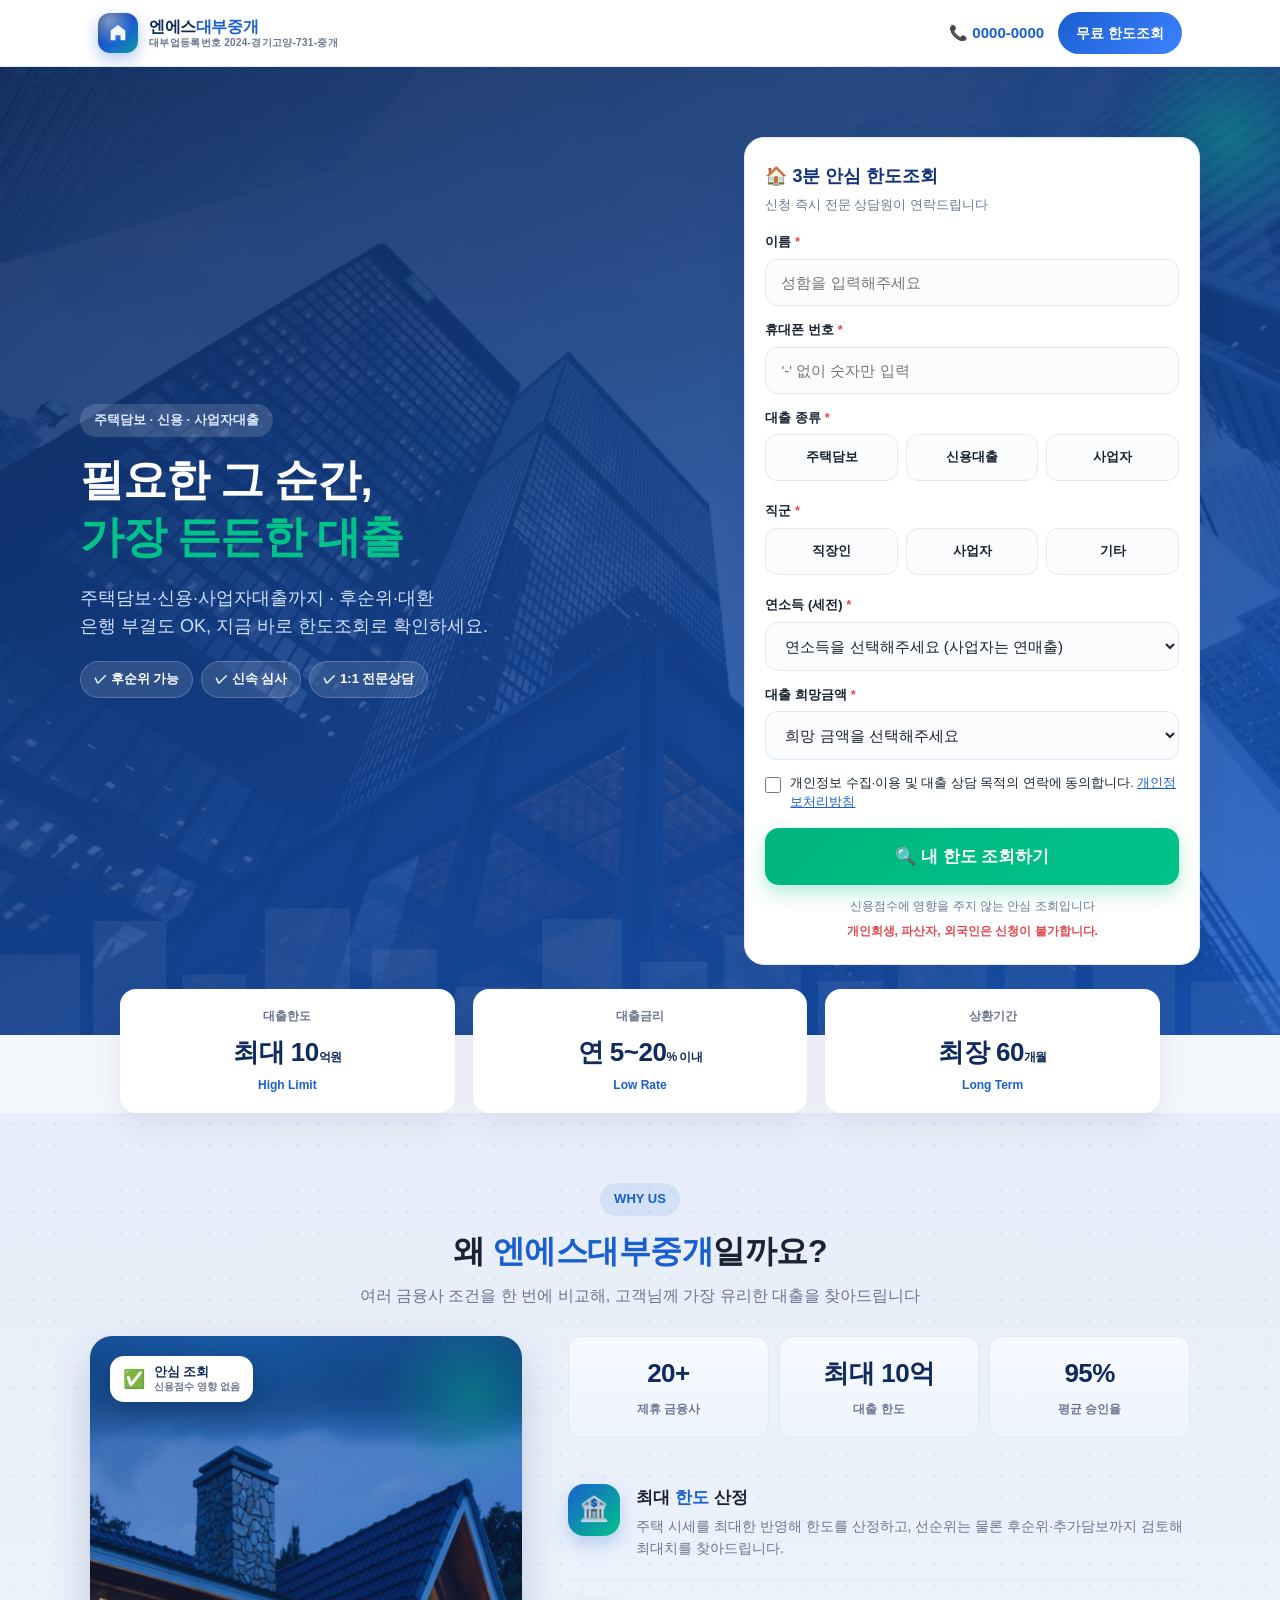
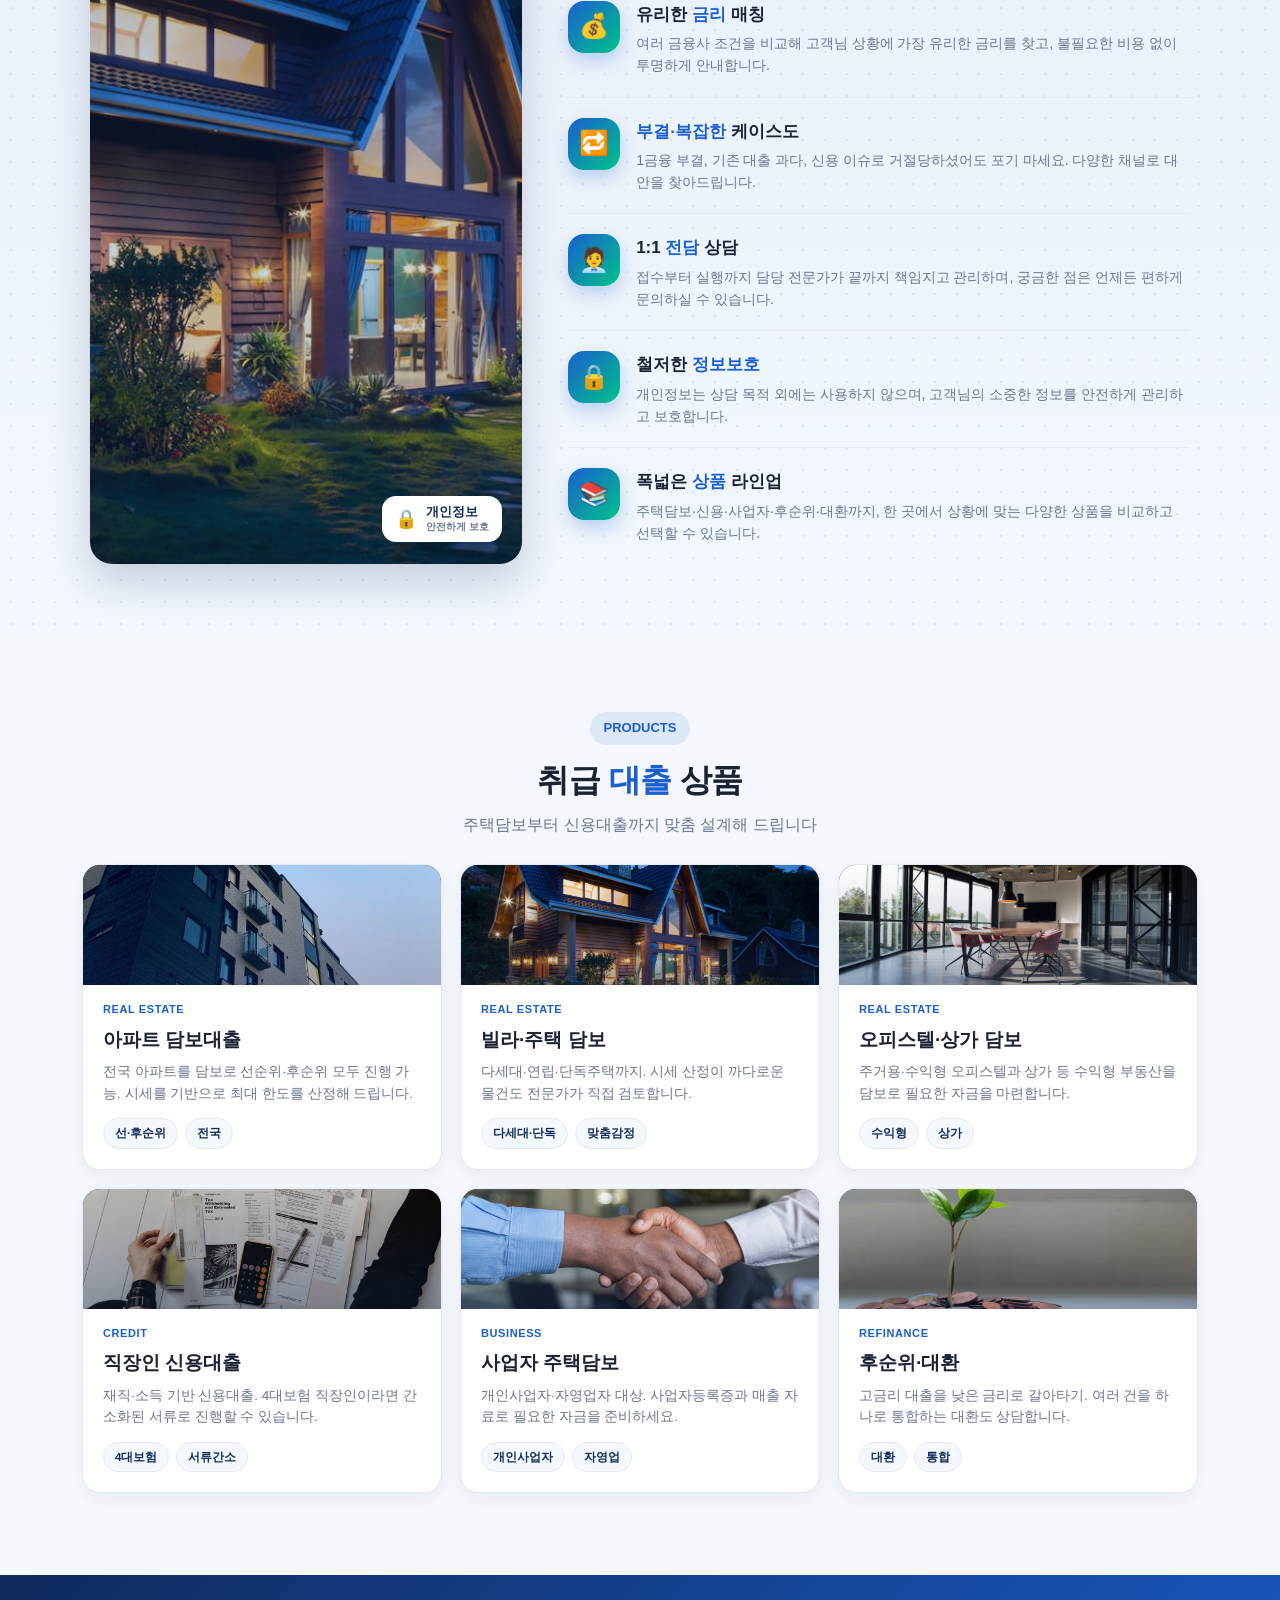
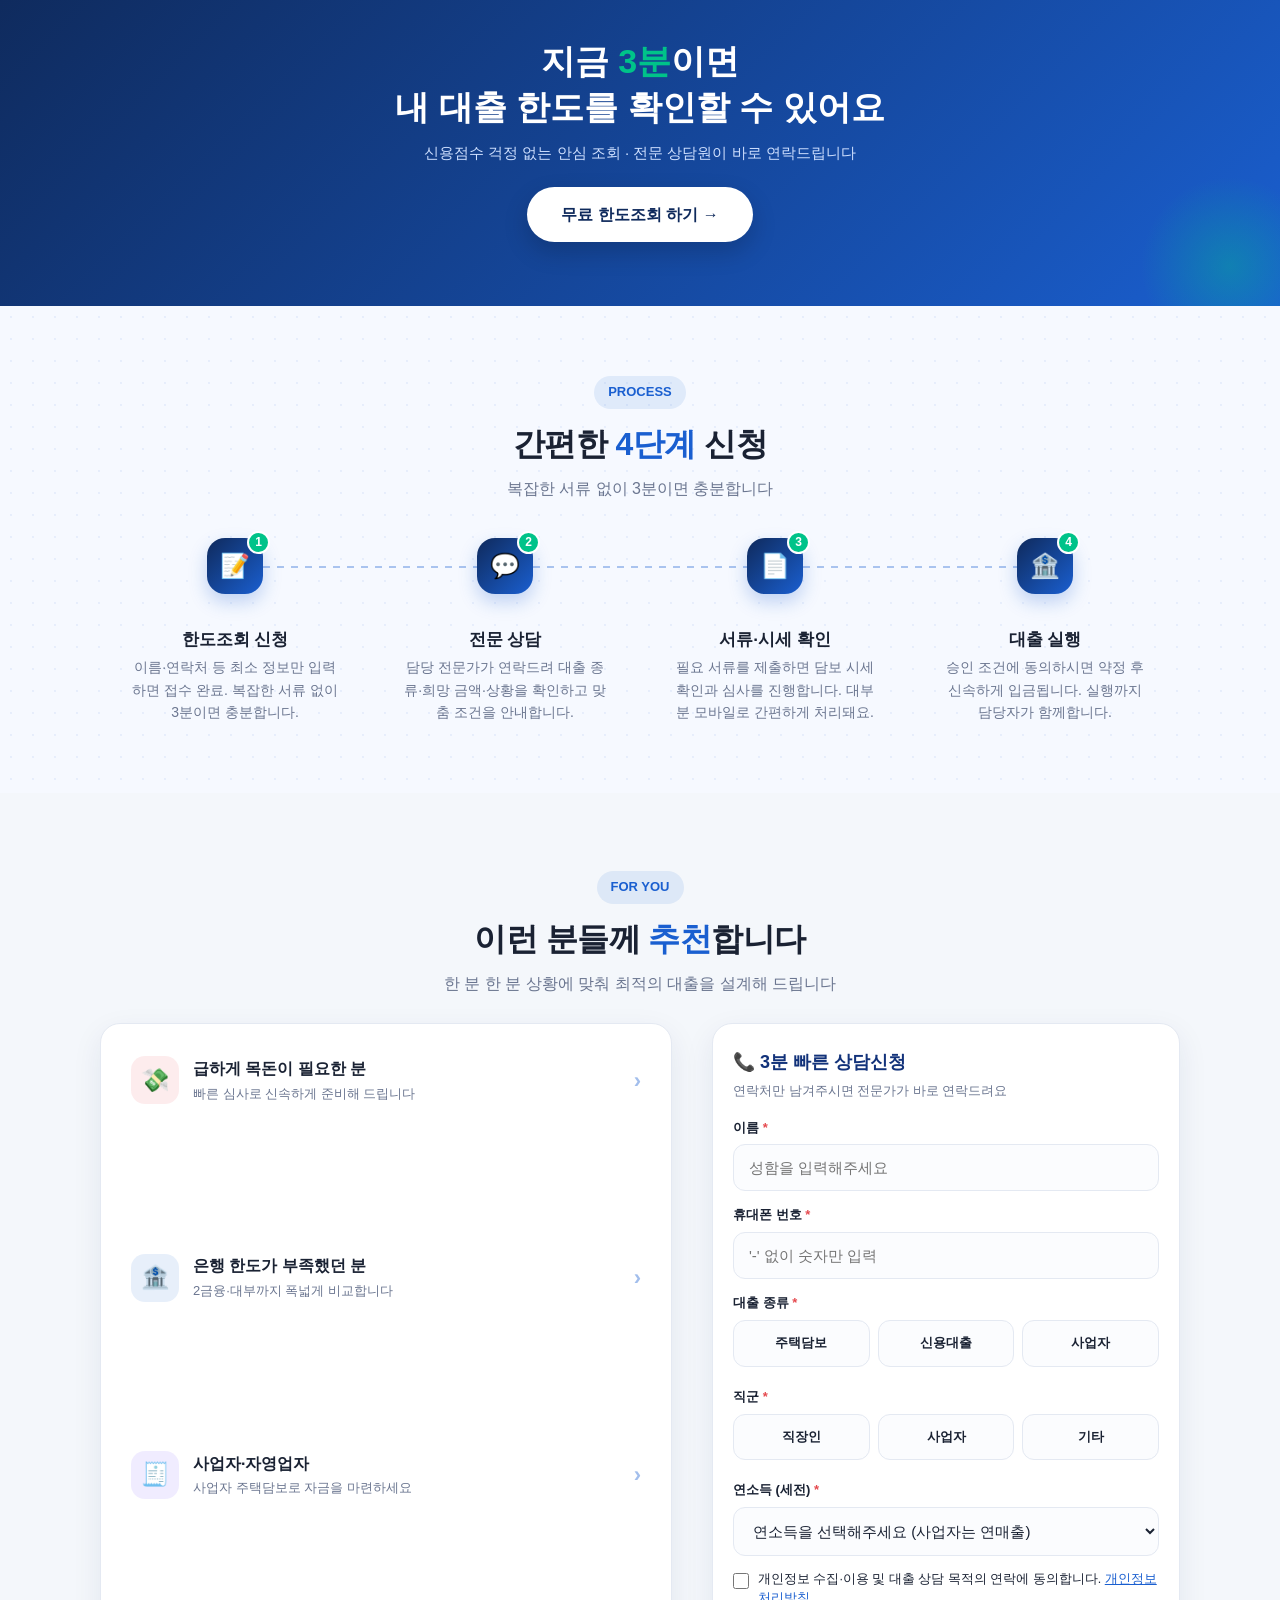
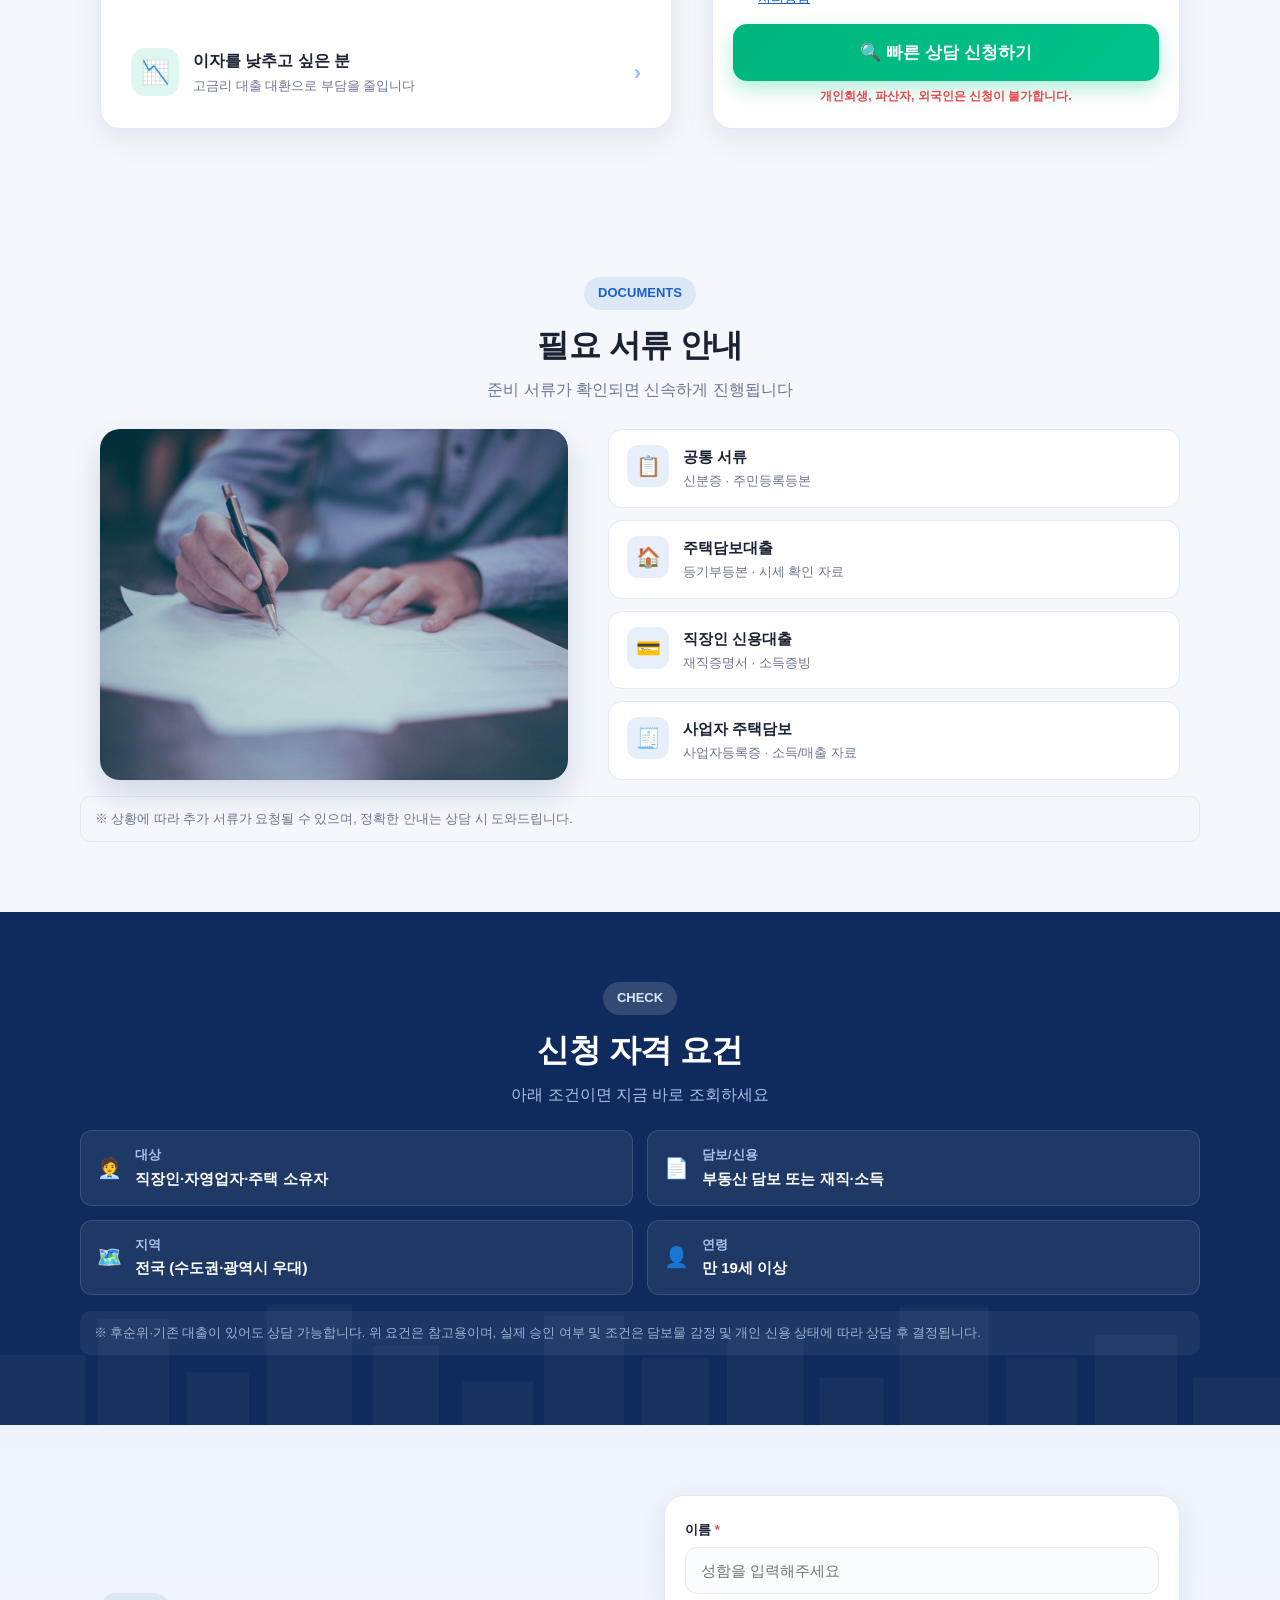
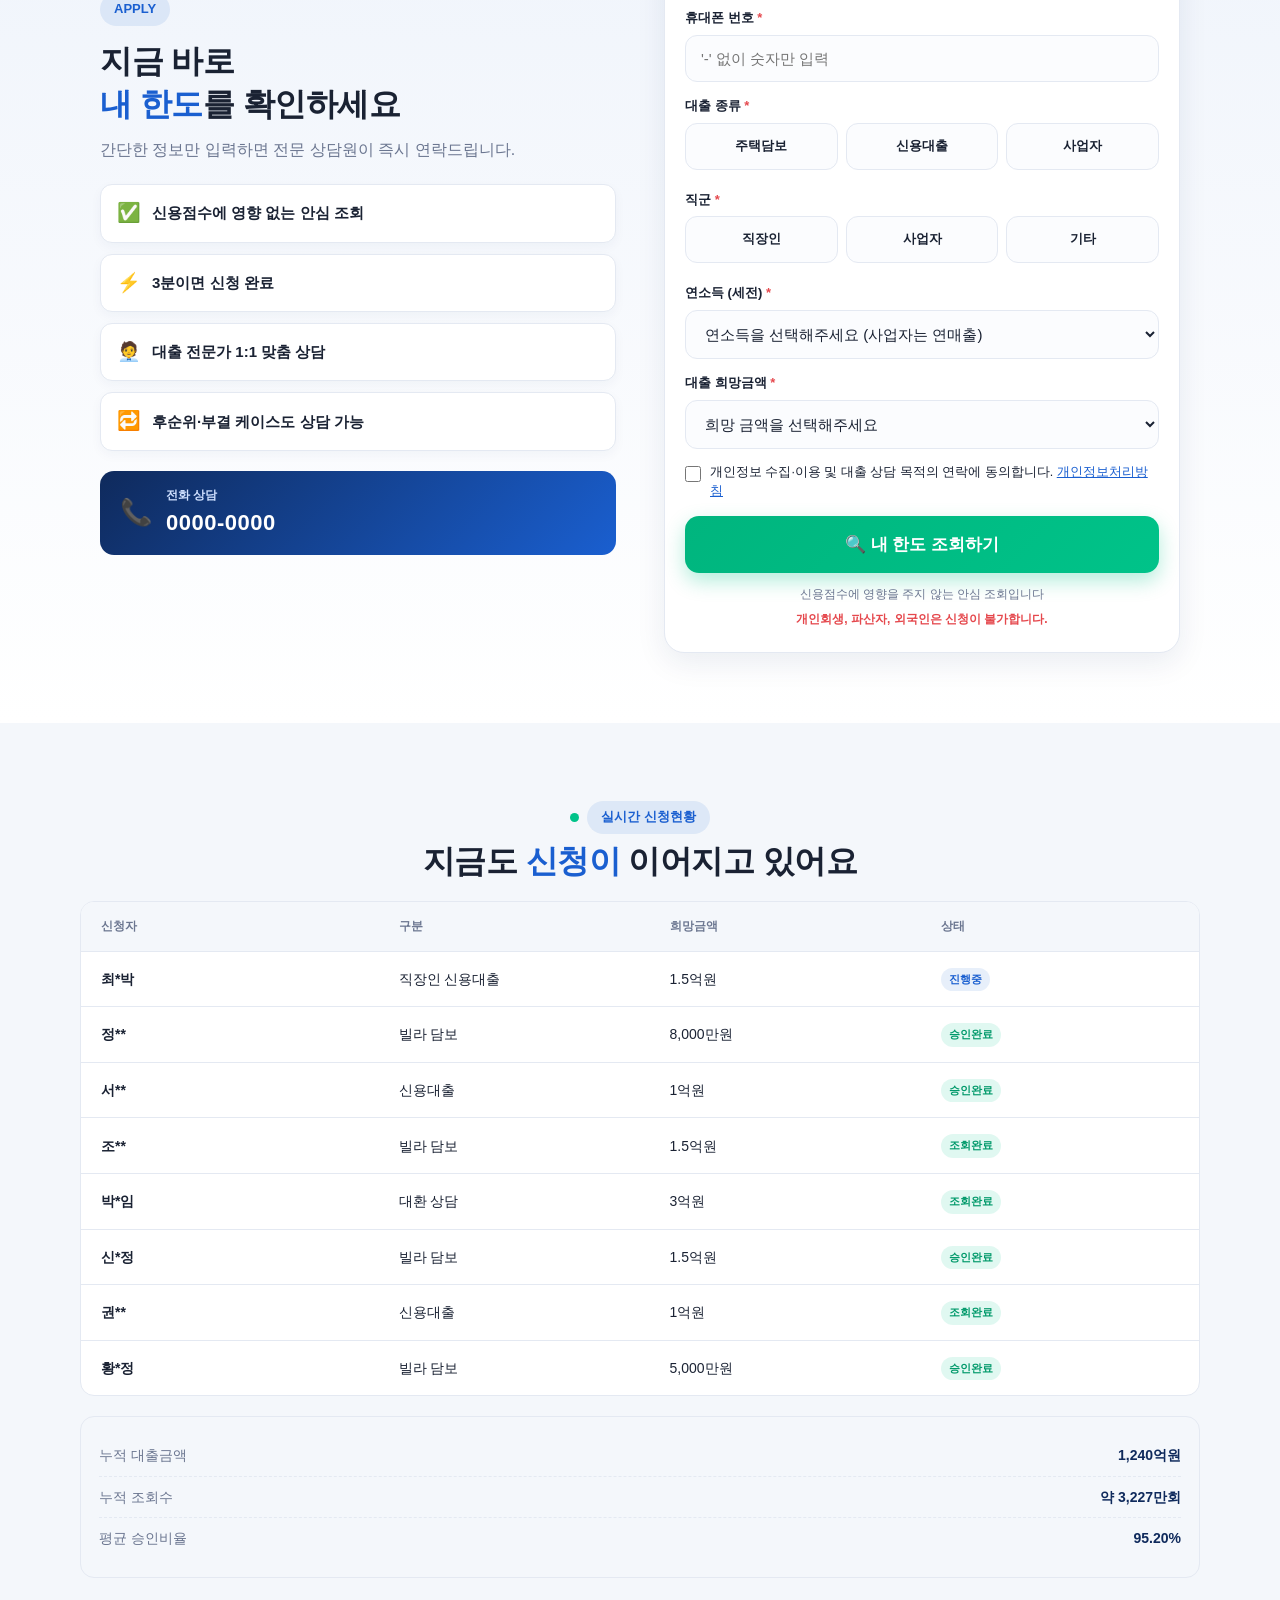
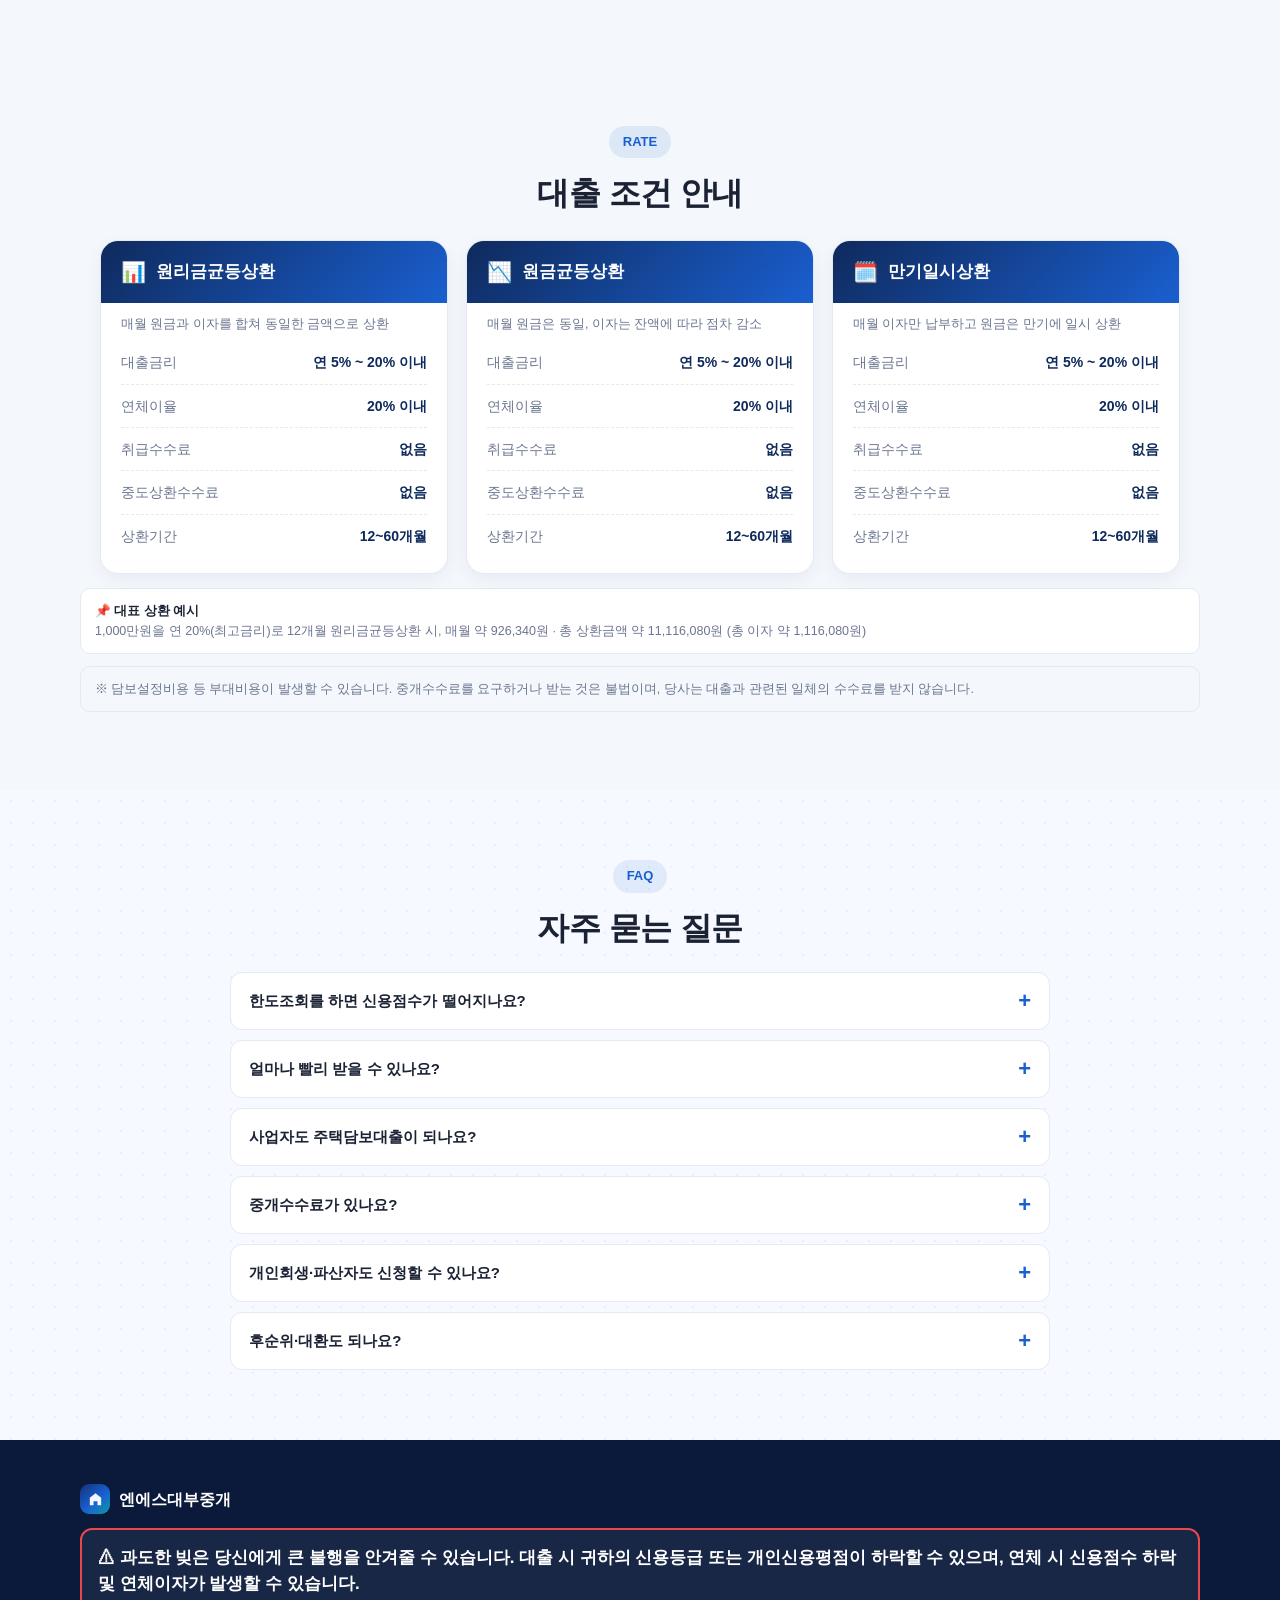
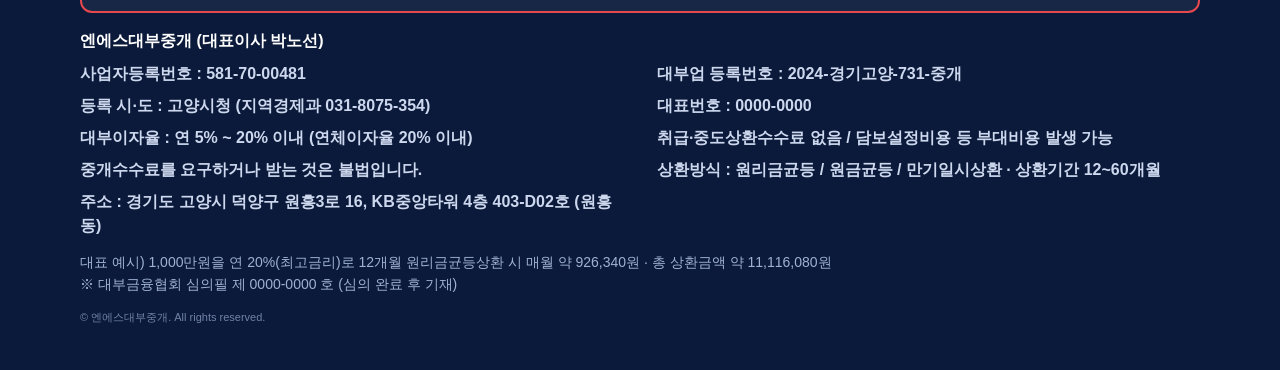
<file: meta/index.html>
<!DOCTYPE html>
<html lang="ko">
<head>
<meta charset="UTF-8">
<meta name="viewport" content="width=device-width, initial-scale=1.0">
<title>엔에스대부중개 | 주택담보대출 실시간 한도조회</title>
<meta name="description" content="주택담보대출 - 아파트·빌라·오피스텔 담보, 후순위 가능, 낮은 금리 당일 심사. 3분 안심 한도조회.">
<meta name="robots" content="noai, noimageai">
<style>
:root{
  --navy:#0f2a5c;
  --blue:#1a5fd0;
  --blue-light:#3d82ff;
  --accent:#00c389;
  --bg:#f4f7fb;
  --ink:#1a2233;
  --muted:#6b7690;
  --line:#e4e9f2;
  --white:#ffffff;
  --radius:16px;
  --shadow:0 10px 30px rgba(15,42,92,.08);
}
*{margin:0;padding:0;box-sizing:border-box}
html{scroll-behavior:smooth}
body{
  font-family:"Pretendard","Apple SD Gothic Neo","Malgun Gothic",-apple-system,BlinkMacSystemFont,sans-serif;
  color:var(--ink);background:var(--bg);line-height:1.6;-webkit-font-smoothing:antialiased;
}
img{max-width:100%;display:block}
a{color:inherit;text-decoration:none}
.wrap{max-width:520px;margin:0 auto;background:var(--white);min-height:100vh;position:relative;box-shadow:0 0 40px rgba(0,0,0,.05)}
.inner{max-width:520px;margin:0 auto}
.sec{padding:44px 22px}
.center{text-align:center}
.tag{display:inline-block;background:rgba(26,95,208,.1);color:var(--blue);font-weight:700;font-size:13px;padding:6px 14px;border-radius:100px;margin-bottom:14px}
h2.title{font-size:24px;font-weight:800;letter-spacing:-.5px;line-height:1.35}
h2.title .pt{color:var(--blue)}
.sub{color:var(--muted);font-size:15px;margin-top:10px}

/* Header */
header{position:sticky;top:0;z-index:50;background:rgba(255,255,255,.96);backdrop-filter:blur(8px);border-bottom:1px solid var(--line)}
.hbar{display:flex;align-items:center;justify-content:space-between;padding:12px 18px;max-width:1120px;margin:0 auto}
.hright{display:flex;align-items:center;gap:14px}
.htel{font-weight:800;color:var(--blue);font-size:15px}
.hbtn{display:none;background:linear-gradient(135deg,var(--blue),var(--blue-light));color:#fff;font-weight:700;font-size:14px;padding:10px 18px;border-radius:100px}

/* Brand logo */
.brand{display:flex;align-items:center;gap:11px}
.brand .mk{position:relative;width:40px;height:40px;border-radius:12px;background:linear-gradient(140deg,#12327a 0%,#1a5fd0 55%,#00c389 130%);display:flex;align-items:center;justify-content:center;box-shadow:0 6px 16px rgba(26,95,208,.35);overflow:hidden}
.brand .mk::before{content:"";position:absolute;inset:0;background:radial-gradient(circle at 28% 18%,rgba(255,255,255,.45),transparent 55%)}
.brand .mk svg{position:relative;z-index:2}
.brand .mk .mono{position:absolute;right:5px;bottom:3px;z-index:2;color:#fff;font-size:9px;font-weight:900;letter-spacing:.5px;opacity:.95}
.brand .tx{display:flex;flex-direction:column;line-height:1.12}
.brand .tx b{font-size:16px;font-weight:800;color:var(--navy);letter-spacing:-.4px}
.brand .tx b em{color:var(--blue);font-style:normal}
.brand .tx small{font-size:10px;color:var(--muted);font-weight:700;letter-spacing:.3px;margin-top:1px}

/* Hero */
.hero{background:linear-gradient(160deg,rgba(15,42,92,.92),rgba(26,95,208,.80)),url('images/hero.jpg') center/cover no-repeat;color:#fff;padding:40px 22px 120px;position:relative;overflow:hidden}
.hero::after{content:"";position:absolute;right:-60px;top:-40px;width:220px;height:220px;background:radial-gradient(circle,rgba(0,195,137,.35),transparent 70%);border-radius:50%}
.hero-grid{max-width:1120px;margin:0 auto;position:relative;z-index:2}
.hero .tag{background:rgba(255,255,255,.15);color:#dbe7ff}
.hero h1{font-size:30px;font-weight:800;line-height:1.3;letter-spacing:-1px}
.hero h1 .hl{color:var(--accent)}
.hero .lead{margin-top:14px;color:#cfe0ff;font-size:16px}
.hero .badges{display:flex;gap:8px;margin-top:20px;flex-wrap:wrap}
.hero .badges span{background:rgba(255,255,255,.12);border:1px solid rgba(255,255,255,.2);padding:7px 13px;border-radius:100px;font-size:13px;font-weight:600}

/* Form card (shared) */
.form-card{background:#fff;border:1px solid var(--line);border-radius:20px;padding:24px 20px;box-shadow:var(--shadow);color:#1a2233}
.form-card label{color:#1a2233}
.form-card .fc-title{font-size:18px;font-weight:800;color:#12327a;margin-bottom:4px}
.form-card .fc-sub{font-size:13px;color:#6b7690;margin-bottom:16px}
.field{margin-bottom:14px}
.field label{display:block;font-size:13px;font-weight:700;margin-bottom:6px}
.field label .req{color:#e5484d}
.field input,.field select{width:100%;border:1.5px solid var(--line);border-radius:12px;padding:14px 15px;font-size:15px;background:#fbfcfe;font-family:inherit;color:var(--ink)}
.field input:focus,.field select:focus{outline:none;border-color:var(--blue);background:#fff}
.radio-row{display:flex;gap:8px}
.radio-row label{flex:1;border:1.5px solid var(--line);border-radius:12px;padding:12px 6px;text-align:center;font-size:13px;font-weight:600;cursor:pointer;background:#fbfcfe;transition:.15s}
.radio-row input{display:none}
.radio-row label:has(input:checked){border-color:var(--blue);background:rgba(26,95,208,.06);color:var(--blue)}
.agree{display:flex;align-items:flex-start;gap:9px;font-size:12.5px;color:var(--muted);margin:6px 0 16px;line-height:1.5}
.agree input{margin-top:3px;width:16px;height:16px;flex:0 0 16px}
.agree a{color:var(--blue);text-decoration:underline}
.btn{width:100%;border:none;border-radius:14px;padding:17px;font-size:17px;font-weight:800;color:#fff;background:linear-gradient(135deg,var(--blue),var(--blue-light));cursor:pointer;font-family:inherit;box-shadow:0 8px 20px rgba(26,95,208,.3);transition:.15s}
.btn:active{transform:translateY(1px)}
.btn:disabled{opacity:.6;cursor:default}
.btn.green{background:linear-gradient(135deg,#00b57e,var(--accent));box-shadow:0 8px 20px rgba(0,195,137,.3)}
.form-foot{text-align:center;font-size:12px;color:var(--muted);margin-top:12px}
.hp{position:absolute!important;left:-9999px!important;top:-9999px!important;width:1px;height:1px;opacity:0;pointer-events:none;z-index:-1}
.form-warn{text-align:center;font-size:12px;font-weight:700;color:#e5484d;margin-top:7px;line-height:1.4}

/* KPI */
.kpi{display:grid;grid-template-columns:repeat(3,1fr);gap:10px;margin:-90px 22px 0;position:relative;z-index:5;max-width:1120px}
.kpi.desktoppad{margin-left:auto;margin-right:auto}
.kpi .card{background:#fff;border-radius:var(--radius);padding:18px 10px;text-align:center;box-shadow:var(--shadow)}
.kpi .k-label{font-size:12px;color:var(--muted);font-weight:600}
.kpi .k-num{font-size:20px;font-weight:800;color:var(--navy);margin-top:6px;letter-spacing:-.5px}
.kpi .k-num small{font-size:12px;font-weight:700}
.kpi .k-unit{font-size:12px;color:var(--blue);font-weight:700;margin-top:2px}

/* Why-us trust stats */
.whystats{display:flex;gap:10px;margin-top:22px}
.whystats .ws{flex:1;background:linear-gradient(180deg,#f7faff,#eef4fd);border:1px solid var(--line);border-radius:14px;padding:16px 8px;text-align:center}
.whystats .ws b{display:block;font-size:20px;font-weight:800;color:var(--navy);letter-spacing:-.5px}
.whystats .ws span{font-size:11.5px;color:var(--muted);font-weight:700}
@media (min-width:900px){ .whystats{max-width:760px;margin-left:auto;margin-right:auto} .whystats .ws b{font-size:26px} }

/* Reasons */
.reasons{display:grid;grid-template-columns:1fr 1fr;gap:12px;margin-top:24px}
.reason{background:var(--bg);border:1px solid var(--line);border-radius:14px;padding:18px 16px}
.reason .ico{width:40px;height:40px;border-radius:11px;background:linear-gradient(135deg,var(--blue),var(--blue-light));display:flex;align-items:center;justify-content:center;font-size:20px;margin-bottom:10px}
.reason h4{font-size:16px;font-weight:700}
.reason p{font-size:13px;color:var(--muted);margin-top:4px}

/* Products */
.prods{display:grid;grid-template-columns:1fr 1fr;gap:12px;margin-top:24px}
.prod{border:1px solid var(--line);border-radius:14px;padding:18px 16px;background:#fff}
.prod .pico{font-size:24px;margin-bottom:8px}
.prod h4{font-size:15px;font-weight:700}
.prod p{font-size:12.5px;color:var(--muted);margin-top:3px}

/* Feature rows (Why Us / For You) */
.feats{margin-top:26px;display:grid;grid-template-columns:1fr;gap:0}
.feat{display:flex;gap:16px;padding:20px 2px;border-bottom:1px solid var(--line);align-items:flex-start}
.feat:last-child{border-bottom:none}
.feat .fic{flex:0 0 52px;width:52px;height:52px;border-radius:16px;background:linear-gradient(135deg,var(--blue),var(--accent));display:flex;align-items:center;justify-content:center;font-size:24px;box-shadow:0 8px 18px rgba(26,95,208,.25)}
.feat .ft{flex:1}
.feat .ft h4{font-size:17px;font-weight:800;margin-bottom:4px}
.feat .ft h4 em{color:var(--blue);font-style:normal}
.feat .ft p{font-size:14px;color:var(--muted);line-height:1.6}
@media(min-width:900px){ .feat{padding:20px 0} }

/* Why-us 2-column with visual panel */
.why-wrap{margin-top:24px}
.why-visual{position:relative;border-radius:22px;overflow:hidden;background:linear-gradient(150deg,rgba(15,42,92,.32),rgba(26,95,208,.18)),url('images/house.jpg') center/cover no-repeat;min-height:280px;display:flex;align-items:center;justify-content:center;box-shadow:0 18px 40px rgba(15,42,92,.20);margin-bottom:24px}
.why-visual::after{content:"";position:absolute;right:-40px;top:-30px;width:180px;height:180px;background:radial-gradient(circle,rgba(0,195,137,.35),transparent 70%);border-radius:50%}
.why-visual .wv-house{width:56%;max-width:230px;position:relative;z-index:2}
.why-visual .wv-chip{position:absolute;z-index:3;background:#fff;border-radius:14px;padding:9px 13px;box-shadow:0 10px 24px rgba(0,0,0,.18);font-weight:800;color:var(--navy);font-size:12.5px;display:flex;align-items:center;gap:9px;line-height:1.2}
.why-visual .wv-chip small{display:block;font-size:10px;color:var(--muted);font-weight:700;margin-top:1px}
.why-visual .wv-chip .em{font-size:18px}
.why-visual .wv-chip.c1{top:20px;left:20px}
.why-visual .wv-chip.c2{bottom:22px;right:20px}
.why-right .whystats{margin:0 0 6px;max-width:none}
@media(min-width:900px){
  .why-wrap{max-width:1100px;margin:28px auto 0;display:grid;grid-template-columns:.82fr 1.18fr;gap:46px;align-items:stretch}
  .why-visual{margin-bottom:0;min-height:360px;height:100%}
}

/* Horizontal snap products */
.pscroll{margin-top:24px;display:grid;grid-auto-flow:column;grid-auto-columns:80%;gap:14px;overflow-x:auto;scroll-snap-type:x mandatory;padding:2px 2px 12px;-webkit-overflow-scrolling:touch}
.pscroll::-webkit-scrollbar{height:6px}
.pscroll::-webkit-scrollbar-thumb{background:var(--line);border-radius:10px}
.pcard{scroll-snap-align:start;border:1px solid var(--line);border-radius:18px;padding:0 0 20px;background:#fff;position:relative;overflow:hidden;box-shadow:0 6px 18px rgba(15,42,92,.05)}
.pcard .pimg{height:120px;background-color:#0f2a5c;background-size:cover;background-position:center;background-repeat:no-repeat;position:relative}
.pcard .pimg::after{content:"";position:absolute;inset:0;background:linear-gradient(180deg,rgba(15,42,92,0),rgba(15,42,92,.30))}
.pcard .pbody{padding:16px 20px 0}
.pcard .pt2{font-size:11px;font-weight:800;color:var(--blue);letter-spacing:.6px}
.pcard h4{font-size:19px;font-weight:800;margin:6px 0}
.pcard p{font-size:13.5px;color:var(--muted);line-height:1.6}
.pcard .pmeta{margin-top:14px;display:flex;gap:7px;flex-wrap:wrap}
.pcard .pmeta span{font-size:11.5px;font-weight:700;color:var(--navy);background:var(--bg);border:1px solid var(--line);padding:5px 11px;border-radius:100px}
@media(min-width:900px){ .pscroll{grid-auto-flow:row;grid-template-columns:repeat(3,1fr);grid-auto-columns:auto;overflow:visible;gap:18px;max-width:1120px;margin-left:auto;margin-right:auto} }

/* Stepper (Process) */
.steps2{margin-top:28px;display:flex;flex-direction:column;gap:22px}
.st2{display:flex;gap:16px;align-items:flex-start}
.st2 .st2n{position:relative;flex:0 0 56px;width:56px;height:56px;border-radius:18px;background:linear-gradient(135deg,var(--navy),var(--blue));color:#fff;display:flex;align-items:center;justify-content:center;font-size:24px;box-shadow:0 8px 18px rgba(26,95,208,.25)}
.st2 .st2n b{position:absolute;top:-7px;right:-7px;width:23px;height:23px;border-radius:50%;background:var(--accent);color:#fff;font-size:12px;font-weight:800;display:flex;align-items:center;justify-content:center;border:2px solid #fff}
.st2 .st2t h4{font-size:17px;font-weight:800;margin-bottom:3px}
.st2 .st2t p{font-size:14px;color:var(--muted);line-height:1.6}
@media(min-width:900px){
  .steps2{flex-direction:row;max-width:1080px;margin:36px auto 0;gap:0}
  .st2{flex:1;flex-direction:column;align-items:center;text-align:center;padding:0 16px;position:relative}
  .st2:not(:last-child)::after{content:"";position:absolute;top:28px;left:50%;width:100%;height:2px;background:repeating-linear-gradient(90deg,rgba(26,95,208,.35) 0 7px,transparent 7px 14px);z-index:0}
  .st2 .st2n{z-index:1;margin-bottom:16px}
  .st2 .st2t p{max-width:210px}
}

/* For You checklist panel */
.persona{margin-top:24px;background:#fff;border:1px solid var(--line);border-radius:20px;padding:10px;box-shadow:var(--shadow)}
.pitem{display:flex;gap:14px;align-items:center;padding:16px 14px;border-radius:14px;transition:background .15s}
.pitem:hover{background:#f5f9ff}
.picon{flex:0 0 48px;width:48px;height:48px;border-radius:14px;display:flex;align-items:center;justify-content:center;font-size:23px}
.picon.i1{background:rgba(233,72,77,.10)}
.picon.i2{background:rgba(26,95,208,.10)}
.picon.i3{background:rgba(139,107,255,.13)}
.picon.i4{background:rgba(0,195,137,.13)}
.ptxt{flex:1;min-width:0}
.pitem h4{font-size:16px;font-weight:800}
.pitem p{font-size:13px;color:var(--muted);margin-top:2px}
.pitem .pgo{flex:0 0 auto;color:var(--blue);font-size:22px;font-weight:800;opacity:.4}
@media(min-width:900px){
  .persona{max-width:1000px;margin:26px auto 0;display:grid;grid-template-columns:1fr 1fr;gap:4px 18px;padding:16px}
}

/* For You : left list + right quick form */
.foryou-wrap{margin-top:24px}
.fy-form{margin-top:16px}
@media(min-width:900px){
  .foryou-wrap{max-width:1080px;margin:26px auto 0;display:grid;grid-template-columns:1.1fr .9fr;gap:40px;align-items:stretch}
  .foryou-wrap .persona{margin:0;max-width:none;display:flex;flex-direction:column;justify-content:space-between}
  .foryou-wrap .fy-form{margin-top:0}
}

/* Documents image + checklist */
.docs{margin-top:24px}
.doc-visual{border-radius:20px;overflow:hidden;min-height:200px;background:linear-gradient(150deg,rgba(15,42,92,.28),rgba(26,95,208,.10)),url('images/docs.jpg') center/cover no-repeat;box-shadow:0 14px 30px rgba(15,42,92,.15);margin-bottom:20px}
.doc-list{display:flex;flex-direction:column;gap:12px}
.doc-row{display:flex;gap:14px;align-items:flex-start;background:#fff;border:1px solid var(--line);border-radius:14px;padding:15px 18px}
.doc-row .di{flex:0 0 42px;width:42px;height:42px;border-radius:11px;background:rgba(26,95,208,.1);color:var(--blue);display:flex;align-items:center;justify-content:center;font-size:20px}
.doc-row h4{font-size:15px;font-weight:800}
.doc-row p{font-size:13px;color:var(--muted);margin-top:2px}
@media(min-width:900px){
  .docs{max-width:1080px;margin:26px auto 0;display:grid;grid-template-columns:.9fr 1.1fr;gap:40px;align-items:stretch}
  .doc-visual{margin-bottom:0;min-height:100%}
}

/* Timeline (Process) */
.tl{margin-top:28px;position:relative}
.tl::before{content:"";position:absolute;left:22px;top:10px;bottom:20px;width:2px;background:linear-gradient(var(--blue),var(--accent))}
.tlrow{position:relative;display:flex;gap:18px;padding-bottom:26px}
.tlrow:last-child{padding-bottom:0}
.tlnode{flex:0 0 46px;width:46px;height:46px;border-radius:50%;background:linear-gradient(135deg,var(--navy),var(--blue));color:#fff;font-weight:800;display:flex;align-items:center;justify-content:center;z-index:2;font-size:16px;box-shadow:0 6px 14px rgba(26,95,208,.25)}
.tltxt{padding-top:3px}
.tltxt h4{font-size:17px;font-weight:800;margin-bottom:4px}
.tltxt p{font-size:14px;color:var(--muted);line-height:1.6}
@media(min-width:900px){ .tl{max-width:720px;margin-left:auto;margin-right:auto} }

/* Full-width emphasis CTA band */
.ctaband{background:linear-gradient(135deg,#0f2a5c,#1a5fd0);color:#fff;text-align:center;padding:48px 22px;position:relative;overflow:hidden}
.ctaband::after{content:"";position:absolute;right:-40px;bottom:-50px;width:180px;height:180px;background:radial-gradient(circle,rgba(0,195,137,.35),transparent 70%);border-radius:50%}
.ctaband > *{position:relative;z-index:2;max-width:760px;margin-left:auto;margin-right:auto}
.ctaband h3{font-size:24px;font-weight:800;line-height:1.35}
.ctaband h3 em{color:var(--accent);font-style:normal}
.ctaband p{color:#cfe0ff;margin-top:10px;font-size:15px}
.ctaband a{display:inline-block;margin-top:22px;background:#fff;color:var(--navy);font-weight:800;padding:15px 34px;border-radius:100px;font-size:16px;box-shadow:0 10px 24px rgba(0,0,0,.18)}
@media(min-width:900px){ .ctaband{padding:64px 40px} .ctaband h3{font-size:34px} }

/* Hero skyline silhouette */
.hero-skyline{position:absolute;left:0;right:0;bottom:0;width:100%;height:auto;z-index:1;pointer-events:none;display:block}

/* Soft dotted texture sections */
.soft{background-color:#f6f9ff;background-image:radial-gradient(rgba(26,95,208,.07) 1px,transparent 1.5px);background-size:22px 22px}
.whyus{background:radial-gradient(rgba(26,95,208,.10) 1px,transparent 1.5px) 0 0/22px 22px, linear-gradient(180deg,#e7eef9,#f2f7fd)}
.qual{position:relative;overflow:hidden}
.qual-skyline{position:absolute;left:0;right:0;bottom:0;width:100%;height:auto;z-index:0;pointer-events:none;opacity:.7}
.qual .center,.qual .qlist,.qual .qnote{position:relative;z-index:2}

/* Process */
.steps{margin-top:24px;display:flex;flex-direction:column;gap:12px}
.step{display:flex;align-items:center;gap:14px;background:#fff;border:1px solid var(--line);border-radius:14px;padding:16px}
.step .n{width:38px;height:38px;flex:0 0 38px;border-radius:11px;background:var(--navy);color:#fff;font-weight:800;display:flex;align-items:center;justify-content:center}
.step h4{font-size:16px;font-weight:700}
.step p{font-size:13px;color:var(--muted)}

/* Qualify */
.qual{background:var(--navy);color:#fff}
.qual .tag{background:rgba(255,255,255,.15);color:#dbe7ff}
.qual h2.title{color:#fff}
.qlist{margin-top:22px;display:grid;grid-template-columns:1fr;gap:10px}
.qitem{display:flex;align-items:center;gap:13px;background:rgba(255,255,255,.07);border:1px solid rgba(255,255,255,.12);border-radius:12px;padding:14px 16px}
.qitem .qi{font-size:20px}
.qitem .qt{font-size:13px;color:#a9c0e8;font-weight:600}
.qitem .qv{font-size:15px;font-weight:700;margin-top:1px}
.qnote{margin-top:16px;font-size:12.5px;color:#9fb2d4;background:rgba(255,255,255,.06);border-radius:10px;padding:12px 14px}

.form-sec{background:linear-gradient(180deg,#eef3fb,#fff)}

/* Apply section 2-column */
.apply-benefits{list-style:none;margin:22px 0 0;padding:0;display:flex;flex-direction:column;gap:11px}
.apply-benefits li{display:flex;gap:11px;align-items:center;font-size:15px;font-weight:600;color:var(--ink);background:#fff;border:1px solid var(--line);border-radius:12px;padding:13px 16px;box-shadow:0 4px 12px rgba(15,42,92,.04)}
.apply-benefits li span{font-size:19px;flex:0 0 auto}
.apply-call{margin-top:20px;display:flex;align-items:center;gap:14px;background:linear-gradient(135deg,var(--navy),var(--blue));color:#fff;border-radius:14px;padding:15px 20px}
.apply-call .ac-ic{font-size:26px}
.apply-call small{display:block;font-size:12px;color:#cfe0ff;font-weight:700}
.apply-call b{font-size:22px;font-weight:800;letter-spacing:.5px}
.apply-left{margin-bottom:26px}
@media(min-width:900px){
  .apply-wrap{max-width:1080px;margin:0 auto;display:grid;grid-template-columns:1fr 1fr;gap:48px;align-items:center}
  .apply-left{margin-bottom:0}
}

/* FAQ */
.faq{margin-top:22px;display:flex;flex-direction:column;gap:10px}
.faq details{border:1px solid var(--line);border-radius:12px;background:#fff;overflow:hidden}
.faq summary{list-style:none;cursor:pointer;padding:16px 18px;font-weight:700;font-size:15px;color:var(--ink);display:flex;justify-content:space-between;align-items:center;gap:12px}
.faq summary::-webkit-details-marker{display:none}
.faq summary::after{content:"+";color:var(--blue);font-size:22px;font-weight:800;line-height:1;transition:transform .2s}
.faq details[open] summary::after{transform:rotate(45deg)}
.faq .fa{padding:0 18px 16px;color:var(--muted);font-size:14px;line-height:1.7}
@media (min-width:900px){ .faq{max-width:820px;margin-left:auto;margin-right:auto} }

/* Live status */
.live-head{display:flex;align-items:center;gap:8px;justify-content:center;margin-bottom:6px}
.live-dot{width:9px;height:9px;border-radius:50%;background:var(--accent);box-shadow:0 0 0 0 rgba(0,195,137,.6);animation:pulse 1.6s infinite}
@keyframes pulse{0%{box-shadow:0 0 0 0 rgba(0,195,137,.5)}70%{box-shadow:0 0 0 10px rgba(0,195,137,0)}100%{box-shadow:0 0 0 0 rgba(0,195,137,0)}}
.live-list{margin-top:18px;border:1px solid var(--line);border-radius:14px;overflow:hidden;background:#fff}
@keyframes rowIn{from{opacity:0;transform:translateY(-16px);background:rgba(0,195,137,.10)}to{opacity:1;transform:translateY(0);background:transparent}}
.live-row.isnew{animation:rowIn .6s ease}
.live-row{display:grid;grid-template-columns:1.1fr 1fr 1fr .9fr;gap:6px;padding:12px 14px;font-size:12.5px;align-items:center;border-bottom:1px solid var(--line)}
.live-row:last-child{border-bottom:none}
.live-row.head{background:var(--bg);font-weight:700;color:var(--muted);font-size:11.5px}
.live-row .nm{font-weight:700}
.badge-ok{display:inline-block;background:rgba(0,195,137,.12);color:#00996a;font-weight:700;font-size:11px;padding:3px 8px;border-radius:100px}
.badge-go{display:inline-block;background:rgba(26,95,208,.1);color:var(--blue);font-weight:700;font-size:11px;padding:3px 8px;border-radius:100px}

/* Rate cards (상환방식별) */
.ratecards{margin-top:24px;display:grid;grid-template-columns:1fr;gap:14px}
.ratecard{border:1px solid var(--line);border-radius:18px;background:#fff;overflow:hidden;box-shadow:0 6px 18px rgba(15,42,92,.05)}
.ratecard .rc-head{background:linear-gradient(135deg,var(--navy),var(--blue));color:#fff;padding:15px 20px;font-size:17px;font-weight:800;display:flex;align-items:center;gap:10px}
.ratecard .rc-head .rc-ic{font-size:20px}
.ratecard .rc-desc{font-size:12.5px;color:var(--muted);padding:12px 20px 0;line-height:1.5}
.ratecard ul{list-style:none;margin:0;padding:8px 20px 16px}
.ratecard li{display:flex;justify-content:space-between;gap:10px;padding:10px 0;font-size:14px;border-bottom:1px dashed var(--line)}
.ratecard li:last-child{border-bottom:none}
.ratecard li span{color:var(--muted)}
.ratecard li b{color:var(--navy);font-weight:800}
@media(min-width:900px){ .ratecards{grid-template-columns:repeat(3,1fr);gap:18px;max-width:1080px;margin-left:auto;margin-right:auto} }

/* Rate box */
.rates{background:var(--bg);border:1px solid var(--line);border-radius:14px;padding:18px;margin-top:22px}
.rates .r{display:flex;justify-content:space-between;padding:9px 0;font-size:14px;border-bottom:1px dashed var(--line)}
.rates .r:last-child{border-bottom:none}
.rates .r .rl{color:var(--muted)}
.rates .r .rv{font-weight:700;color:var(--navy)}

/* 필수표시·경고 밴드 (대부업 광고 심의 기준) */
.legalband{background:#eef3fb;border-top:1px solid var(--line);border-bottom:1px solid var(--line);padding:28px 22px}
.legalband .in{max-width:1120px;margin:0 auto}
.legalband .lwarn{font-size:17px;font-weight:800;color:#111;background:#fff;border:2px solid #e5484d;border-radius:12px;padding:15px 16px;line-height:1.5}
.legalband .lco{margin-top:16px;font-size:16px;font-weight:800;color:var(--navy)}
.legalband .reqs{list-style:none;margin:10px 0 0;padding:0;display:grid;gap:8px}
.legalband .reqs li{font-size:16px;font-weight:700;color:var(--ink);line-height:1.5}
.legalband .lex{margin-top:14px;font-size:14px;color:var(--muted);font-weight:600;line-height:1.55}
@media(min-width:900px){ .legalband{padding:34px 40px} .legalband .reqs{grid-template-columns:1fr 1fr;gap:8px 34px} }

/* Footer */
footer{background:#0b1a3a;color:#9fb2d4;padding:34px 22px 120px;font-size:14px;line-height:1.7}
footer .finner{max-width:1120px;margin:0 auto}
footer .flogo{color:#fff;font-weight:800;font-size:16px;margin-bottom:14px;display:flex;align-items:center;gap:9px}
footer .flogo .fmk{width:30px;height:30px;border-radius:9px;background:linear-gradient(140deg,#12327a,#1a5fd0 55%,#00c389 130%);display:flex;align-items:center;justify-content:center}
footer .biz{border-top:1px solid rgba(255,255,255,.1);border-bottom:1px solid rgba(255,255,255,.1);padding:14px 0;margin:12px 0}
footer .biz b{color:#c9d6ee}
footer .warn{color:#e6b3b3;font-size:15px;font-weight:700;margin-top:12px;background:rgba(233,72,77,.1);border:1px solid rgba(233,72,77,.3);border-radius:10px;padding:14px 16px;line-height:1.6}
footer .legal{margin-top:12px;font-size:11px;color:#6f83a8}
footer .lwarn{font-size:17px;font-weight:800;color:#fff;background:rgba(255,255,255,.06);border:2px solid #e5484d;border-radius:12px;padding:15px 16px;line-height:1.5;margin:14px 0}
footer .lco{font-size:16px;font-weight:800;color:#fff;margin-bottom:8px}
footer .reqs{list-style:none;margin:0;padding:0;display:grid;gap:8px}
footer .reqs li{font-size:16px;font-weight:600;color:#cdd8ee;line-height:1.5}
footer .lex{margin-top:14px;font-size:14px;color:#9fb2d4;line-height:1.55}
@media(min-width:900px){ footer .reqs{grid-template-columns:1fr 1fr;gap:8px 34px} }

/* Sticky CTA (mobile only) */
.sticky{position:fixed;left:50%;transform:translateX(-50%);bottom:0;width:100%;max-width:520px;background:#fff;border-top:1px solid var(--line);padding:12px 16px;display:flex;gap:10px;z-index:60;box-shadow:0 -6px 20px rgba(0,0,0,.06)}
.sticky a{flex:1;text-align:center;border-radius:12px;padding:15px;font-weight:800;font-size:15px}
.sticky .call{background:var(--bg);color:var(--navy);border:1.5px solid var(--line)}
.sticky .apply{background:linear-gradient(135deg,var(--blue),var(--blue-light));color:#fff}

.divider{height:8px;background:var(--bg)}
.hero-form{display:none}

/* ============ DESKTOP ============ */
@media (min-width:900px){
  .wrap{max-width:none;box-shadow:none;background:var(--bg)}
  .inner{max-width:1120px}
  .sec{padding:70px 40px}
  .hbtn{display:inline-block}
  h2.title{font-size:32px}
  .sub{font-size:16px}

  .hero{padding:70px 40px 70px}
  .hero-grid{display:grid;grid-template-columns:1.15fr .85fr;gap:48px;align-items:center}
  .hero h1{font-size:44px}
  .hero .lead{font-size:18px;margin-top:18px}
  .hero-form{display:block}

  .kpi{margin:-46px auto 0;grid-template-columns:repeat(3,1fr);gap:18px;padding:0 40px;max-width:1120px}
  .kpi .k-num{font-size:26px}

  .reasons{grid-template-columns:repeat(4,1fr);gap:18px}
  .prods{grid-template-columns:repeat(4,1fr);gap:18px}
  .steps{flex-direction:row;gap:16px}
  .step{flex:1;flex-direction:column;align-items:flex-start;gap:10px}
  .qlist{grid-template-columns:repeat(2,1fr);gap:14px}
  .live-row{font-size:14px;padding:15px 20px}

  .sticky{display:none}

  footer{padding:44px 40px}
}
@media (min-width:900px){
  .sec .center{max-width:720px;margin:0 auto}
  .sec > .reasons,.sec > .prods,.sec > .steps,.sec > .qlist,.sec > .live-list,.sec > .rates,.sec > .qnote{max-width:1120px;margin-left:auto;margin-right:auto}
  .form-sec .form-card{max-width:none;margin:0}
}

</style>
</head>
<body>
<div id="app"></div>
<noscript style="display:block;padding:40px;text-align:center;font-family:sans-serif">
  본 페이지는 자바스크립트 환경에서 정상적으로 표시됩니다. 브라우저의 자바스크립트를 켜주세요.
</noscript>
<script>
(function(){
  try{
    var __D="[base64]/[base64]/[base64]/[base64]/[base64]";
    var html=decodeURIComponent(escape(atob(__D)));
    document.getElementById("app").innerHTML=html;
  }catch(e){}
})();
// ▼▼ 구글 Apps Script 웹앱 배포 후 나온 주소를 여기에 붙여넣으세요 ▼▼
const GAS_URL = "https://script.google.com/macros/s/AKfycbzGJADjQF3KEOunwLvTIk24OU9SwoeKz0JgAJ_OZGP-TI2CUltyUH0o6hLs-fL6a9Et3Q/exec";

// 실시간 신청현황 더미 데이터 (주택담보대출)
const surnames = ["김","이","박","최","정","강","조","윤","장","임","한","오","서","신","권","황","안","송","전","홍"];
const conds = ["아파트 담보","빌라 담보","오피스텔 담보","직장인 신용대출","사업자 담보","후순위 담보","신용대출","대환 상담"];
const amounts = ["5,000만원","8,000만원","1억원","1.5억원","2억원","3억원"];
const states = [["승인완료","badge-ok"],["진행중","badge-go"],["조회완료","badge-ok"]];
function rand(a){return a[Math.floor(Math.random()*a.length)]}

let REAL_ROWS = [];  // 구글시트에서 불러온 실제 신청내역(마스킹된 상태)
function dummyRow(){
  return {
    nm: rand(surnames)+"*"+(Math.random()<.5?"*":rand(surnames)),
    type: rand(conds),
    amount: rand(amounts),
    st: rand(states)
  };
}
function pickRow(){
  if(REAL_ROWS.length && Math.random()<0.6){
    const r=REAL_ROWS[Math.floor(Math.random()*REAL_ROWS.length)];
    return { nm:r.nm, type:r.type||rand(conds), amount:r.amount||rand(amounts), st: rand(states) };
  }
  return dummyRow();
}
function rowHTML(rec,isNew){
  return `<div class="live-row${isNew?' isnew':''}">
    <div class="nm">${rec.nm}</div>
    <div>${rec.type}</div>
    <div>${rec.amount}</div>
    <div><span class="${rec.st[1]}">${rec.st[0]}</span></div>
  </div>`;
}
function buildRows(n){
  const box=document.getElementById("liveList");
  if(!box) return;
  let html="";
  for(let i=0;i<n;i++) html+=rowHTML(pickRow(),false);
  box.insertAdjacentHTML("beforeend",html);
}
// 실시간처럼 새 신청내역이 위에서 내려오며 아래로 슬라이딩
function addLiveRow(){
  const box=document.getElementById("liveList");
  if(!box) return;
  const head=box.querySelector(".live-row.head");
  if(!head) return;
  head.insertAdjacentHTML("afterend", rowHTML(pickRow(),true));
  const rows=box.querySelectorAll(".live-row:not(.head)");
  if(rows.length>8) rows[rows.length-1].remove();
}
function startLiveFeed(){
  const tick=function(){
    addLiveRow();
    setTimeout(tick, 2000+Math.random()*2600);
  };
  setTimeout(tick, 1800);
}
// 구글시트의 실제 신청내역(이름 마스킹)을 JSONP로 불러오기 (CORS 우회)
function loadRealRows(){
  if(!GAS_URL || GAS_URL.indexOf("http")!==0) return;
  const cb="__nsLive_"+Math.floor(Math.random()*1e9);
  window[cb]=function(rows){
    if(Array.isArray(rows) && rows.length) REAL_ROWS=rows;
    try{ delete window[cb]; }catch(e){}
  };
  const s=document.createElement("script");
  s.src=GAS_URL+"?list=1&callback="+cb;
  s.onerror=function(){ try{ delete window[cb]; }catch(e){} };
  document.head.appendChild(s);
}

const PAGE_LOADED_AT = Date.now();
function normPhone(v){ return (v||"").replace(/[^0-9]/g,""); }

async function submitForm(e){
  e.preventDefault();
  const f=e.target;

  // 스팸 방어 1: 허니팟(사람에겐 안 보이는 칸)이 채워졌으면 봇 → 조용히 성공처럼 종료
  if((f.website && f.website.value) || (f.homepage && f.homepage.value)){
    alert("한도조회 신청이 접수되었습니다.\n전문 상담원이 곧 연락드리겠습니다. 감사합니다!");
    f.reset(); return false;
  }
  // 스팸 방어 2: 페이지 로드 후 3초 이내 제출은 봇으로 간주
  if(Date.now() - PAGE_LOADED_AT < 3000){
    alert("입력을 조금만 더 확인한 뒤 다시 시도해주세요.");
    return false;
  }
  if(!f.agree.checked){alert("개인정보 수집·이용에 동의해주세요.");return false;}

  // 스팸 방어 3: 휴대폰 번호 형식 검증 (010/011… 10~11자리)
  const phone = normPhone(f.phone.value);
  if(!/^01[0-9]{8,9}$/.test(phone)){
    alert("휴대폰 번호를 정확히 입력해주세요. (예: 01012345678)");
    return false;
  }

  const btn=f.querySelector("button[type=submit]");
  const orig=btn.textContent;
  btn.disabled=true; btn.textContent="접수 중...";

  const data={
    name:f.name.value.trim(),
    phone:phone,
    property:(f.property && f.property.value)||"",
    amount:(f.amount && f.amount.value)||"",
    job:(f.job && f.job.value)||"",
    income:(f.income && f.income.value)||"",
    website:(f.website && f.website.value)||"",
    elapsed:Date.now()-PAGE_LOADED_AT,
    page:location.href,
    ua:navigator.userAgent
  };

  try{
    if(GAS_URL.startsWith("http")){
      await fetch(GAS_URL,{
        method:"POST",
        mode:"no-cors",
        headers:{"Content-Type":"text/plain;charset=utf-8"},
        body:JSON.stringify(data)
      });
    }
    alert("한도조회 신청이 접수되었습니다.\n전문 상담원이 곧 연락드리겠습니다. 감사합니다!");
    f.reset();
  }catch(err){
    alert("일시적인 오류가 발생했습니다. 전화(0000-0000)로 문의해주세요.");
  }finally{
    btn.disabled=false; btn.textContent=orig;
  }
  return false;
}

loadRealRows();
buildRows(8);
startLiveFeed();

// 수치 카운트업: .countup 요소가 화면에 들어오면 0 -> 목표값으로 상승
function animateCount(el){
  var raw = el.getAttribute("data-cv") || el.textContent;
  el.setAttribute("data-cv", raw);
  var m = raw.match(/[\d,]+(\.\d+)?/);
  if(!m) return;
  var numStr = m[0];
  var target = parseFloat(numStr.replace(/,/g,""));
  if(isNaN(target)) return;
  var decimals = numStr.indexOf(".")>=0 ? numStr.split(".")[1].length : 0;
  var hasComma = numStr.indexOf(",")>=0;
  var prefix = raw.slice(0, m.index);
  var suffix = raw.slice(m.index + numStr.length);
  function fmt(v){
    var s = v.toFixed(decimals);
    if(hasComma){ var p=s.split("."); p[0]=p[0].replace(/\B(?=(\d{3})+(?!\d))/g,","); s=p.join("."); }
    return prefix + s + suffix;
  }
  var dur=1300, startT=null;
  function step(ts){
    if(startT===null) startT=ts;
    var pr=Math.min((ts-startT)/dur,1);
    var e=1-Math.pow(1-pr,3);
    el.textContent=fmt(target*e);
    if(pr<1) requestAnimationFrame(step); else el.textContent=fmt(target);
  }
  el.textContent=fmt(0);
  requestAnimationFrame(step);
}
function initCountup(){
  var els=document.querySelectorAll(".countup");
  if(!els.length) return;
  if(!("IntersectionObserver" in window)){ for(var i=0;i<els.length;i++) animateCount(els[i]); return; }
  var io=new IntersectionObserver(function(entries){
    entries.forEach(function(en){ if(en.isIntersecting){ animateCount(en.target); io.unobserve(en.target); } });
  },{threshold:.4});
  els.forEach(function(el){ io.observe(el); });
}
initCountup();

</script>
</body>
</html>
</file>
